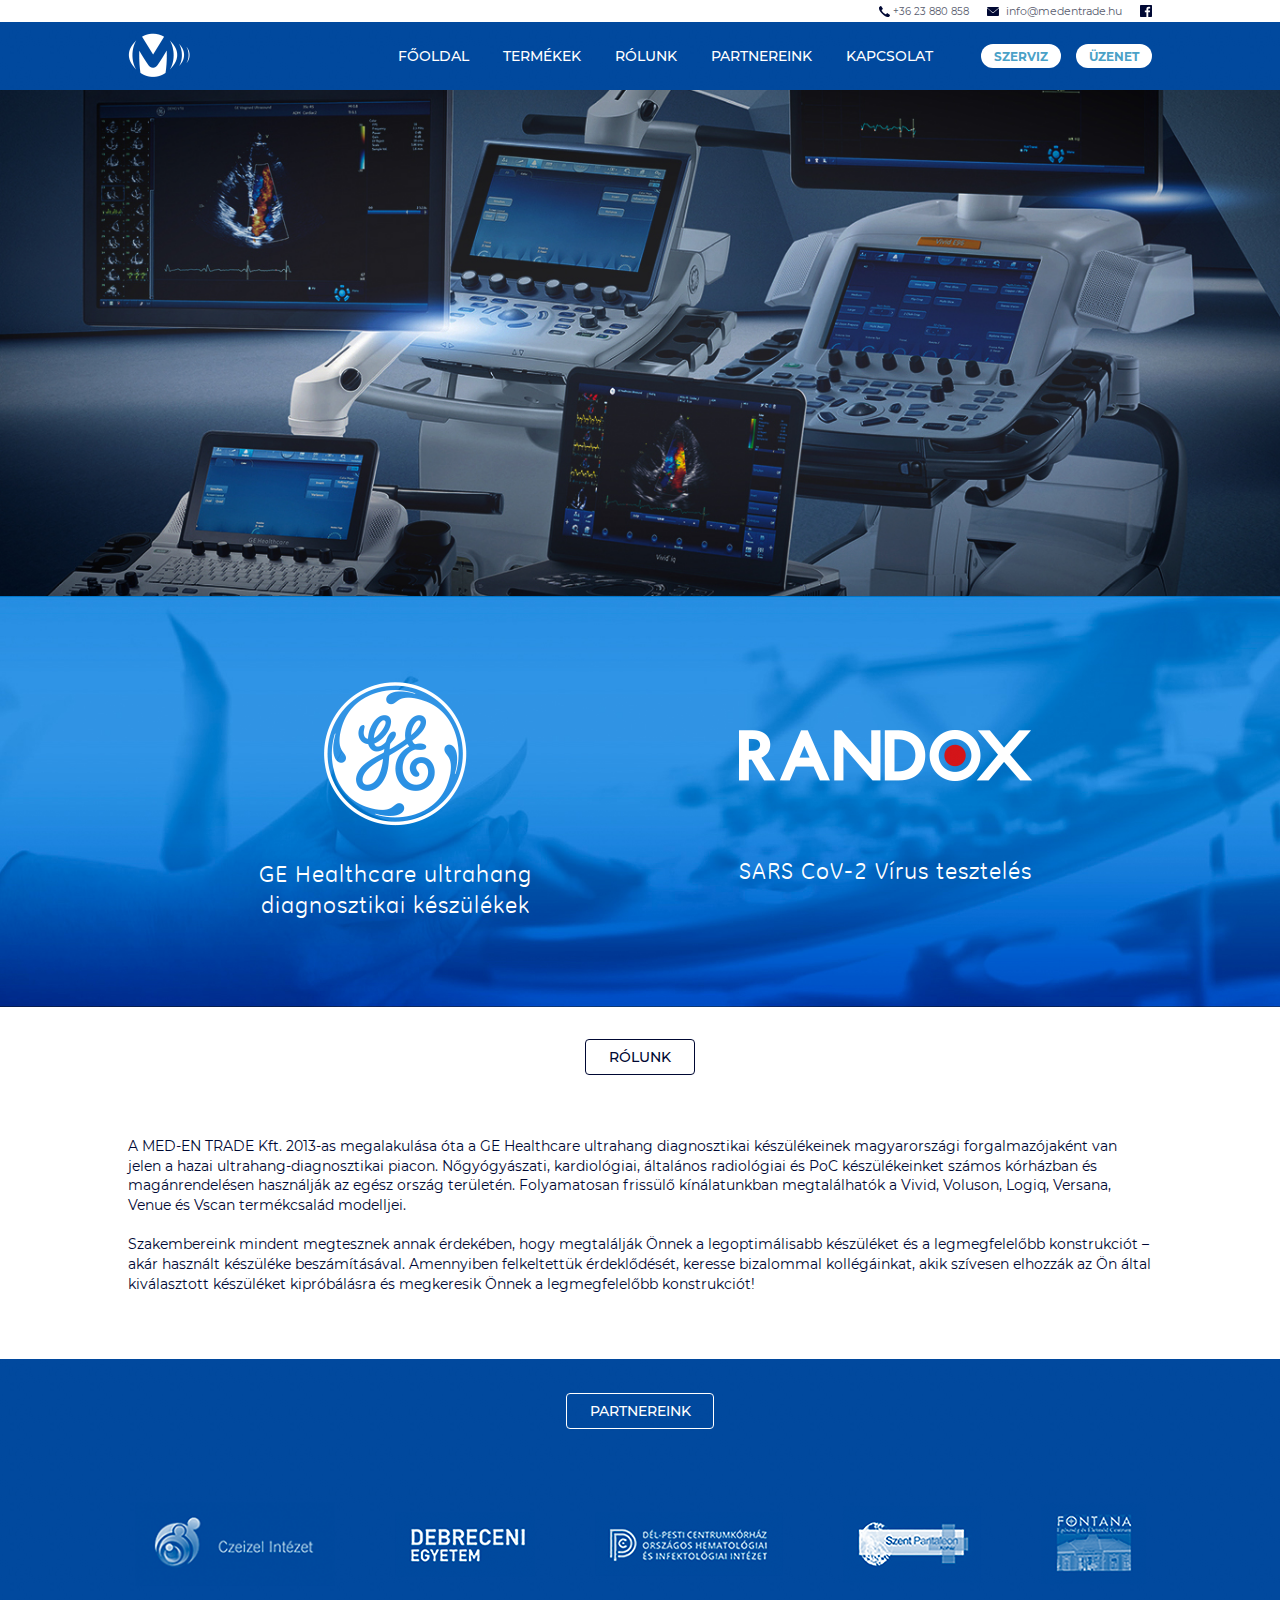
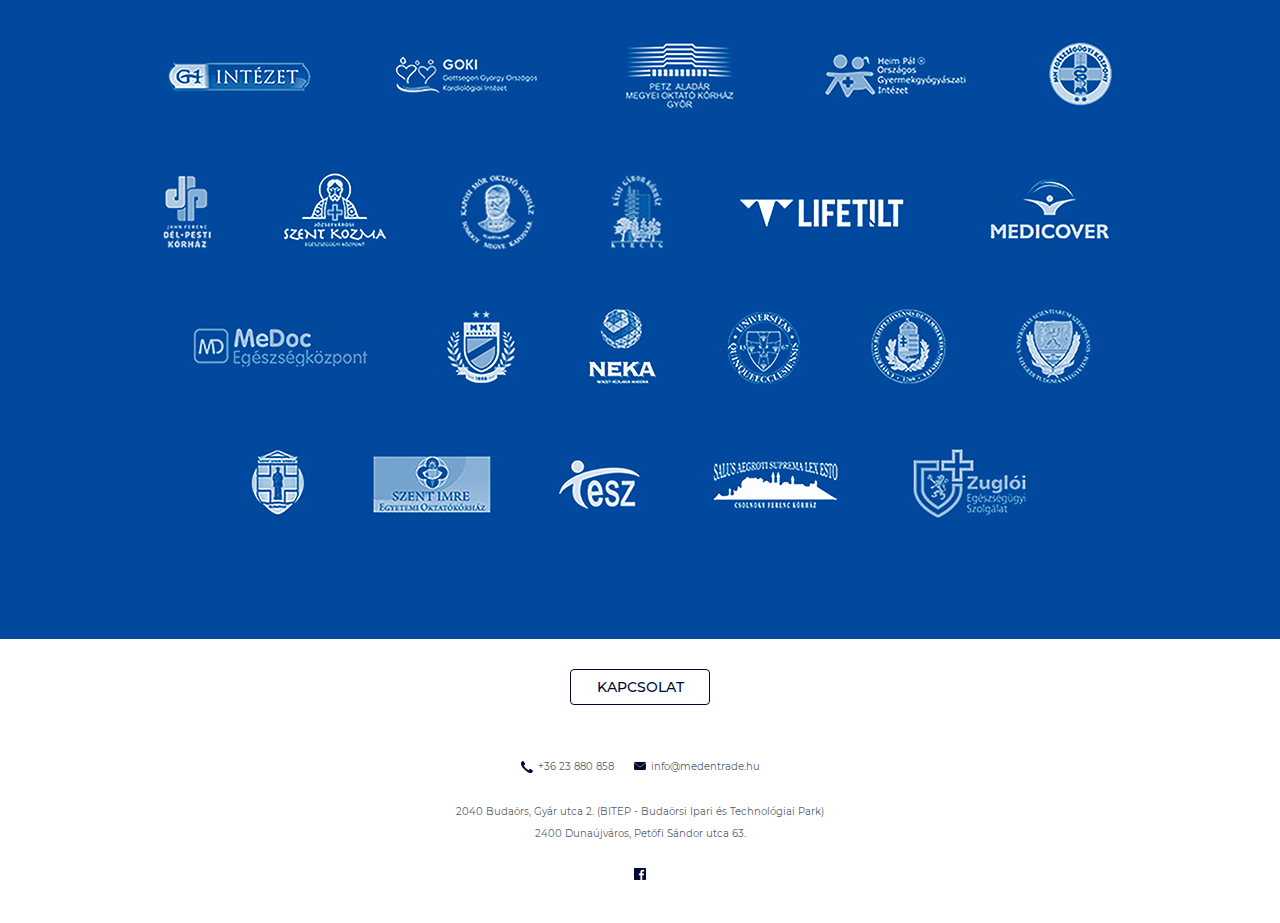
<file: index.html>
<!DOCTYPE html>
<html lang="hu">
   <head>
      <meta charset="UTF-8">
      <meta http-equiv="X-UA-Compatible" content="IE=edge">
      <meta name="viewport" content="width=device-width, initial-scale=1.0">
      <link rel="shortcut icon" type="image/jpg" href="img/meden_favicon_1.png"/>
      <title>Medentrade Kft.</title>
      <meta name="description" content="GE Healthcare ultrahang diagnosztikai készülékek"/>
      <link rel="stylesheet" href="includes/meden.css">
   </head>
   <body>
      <nav>
         <div class="mobile-menu">
            <img src="img/logo.png" alt="Meden logó" class="main-mobile-logo">
            <div class="menu-icon" onclick="openNav()">
               <div id="nav-icon1">
                  <span></span>
                  <span></span>
                  <span></span>
               </div>
            </div>
         </div>
         <div id="mySidenav" class="sidenav notrans">
            <a href="#" class="animated navlink noselect" onclick="closeNav()">Főoldal</a>
            <a href="#termekek" class="animated-3 navlink noselect" onclick="closeNav()">Termékek</a>
            <a href="#rolunk" class="animated-4 navlink noselect" onclick="closeNav()">Rólunk</a>
            <a href="#partnereink" class="animated-5 navlink noselect" onclick="closeNav()">Partnereink</a>
            <a href="#kapcsolat" class="animated-6 navlink noselect" onclick="closeNav()">Kapcsolat</a>
            <a href="/szerviz" class="animated-7 navlink noselect">Szerviz</a>
            <a href="/uzenet" class="animated-8 navlink noselect">Üzenet</a>
         </div>
      </nav>
      <div class="whiteline">
         <a href="tel:+3623880858"> <img src="img/telefon_feher.svg" alt="telefon ikon" class="top-phone-icon grw"><span class="phonetext">+36 23 880 858</span></a>
         <a href="mailto: info@medentrade.hu" class="wuwu"> <img src="img/email_feher.svg" alt="email-ikon" class="top-email-icon grw"><span>
         info@medentrade.hu</span></a>
         <a href="https://www.facebook.com/medentradekft"> <img src="img/facebook.svg" alt="Facebook ikon" class="top-fb-icon gru"></a>
      </div>
      <nav class="bluenav">
         <div class="pc-menu">
            <a href=""><img src="img/logo.png" alt="Meden logó" class="main-pc-logo"></a> 
            <div class="meden-pc-menu">
               <a href="#">Főoldal</a>
               <a href="#termekek">Termékek</a>
               <a href="#rolunk">Rólunk</a>
               <a href="#partnereink">Partnereink</a>
               <a href="#kapcsolat">Kapcsolat</a>
               <a href="#partnereink" class="spec-menu-item frspec">Szerviz</a>
               <a href="#kapcsolat" class="spec-menu-item">Üzenet</a>
            </div>
         </div>
      </nav>
      <section class="hero"></section>
      <section class="products pad" id="termekek">
         <h2>Termékek</h2>
         <a href="#" class="first-pad">
            <img src="img/ge-logo.png" alt="GE logó" class="prod-img-one hov">
            <p class="huv">GE Healthcare ultrahang <br class="brrr"> diagnosztikai készülékek
               <span class="letssee">Megnézem</span>
            </p>
         </a>
         <a href="#">
            <img src="img/randox-logo.png" alt="Randow logó" class="prod-img-two hov">
            <p class="huv">SARS CoV-2 Vírus tesztelés
               <span class="letssee">Megnézem</span>
            </p>
         </a>
      </section>
      <section class="about pad" id="rolunk">
         <h2>Rólunk</h2>
         <p>A MED-EN TRADE Kft. 2013-as megalakulása óta a GE Healthcare ultrahang diagnosztikai készülékeinek magyarországi forgalmazójaként van jelen a hazai ultrahang-diagnosztikai piacon. Nőgyógyászati, kardiológiai, általános radiológiai és PoC készülékeinket számos kórházban és magánrendelésen használják az egész ország területén. Folyamatosan frissülő kínálatunkban megtalálhatók a Vivid, Voluson, Logiq, Versana, Venue és Vscan termékcsalád modelljei.</p>
         <p class="secondp">Szakembereink mindent megtesznek annak érdekében, hogy megtalálják Önnek a legoptimálisabb készüléket és a legmegfelelőbb konstrukciót – akár használt készüléke beszámításával. Amennyiben felkeltettük érdeklődését, keresse bizalommal kollégáinkat, akik szívesen elhozzák az Ön által kiválasztott készüléket kipróbálásra és megkeresik Önnek a legmegfelelőbb konstrukciót!</p>
      </section>
      <section class="partners pad" id="partnereink" class="pad">
         <h2>Partnereink</h2>
         <div class="logocontainer">
            <img src="img/1-czeitel.png" alt="Czeitel logó"> 
            <img src="img/2-debreceni.png" alt="Debreceni Egyetem logó"> 
            <img src="img/3-delpesti.png" alt="Délpesti kórház logó">
            <img src="img/4-st-pateon.png" alt="Szent Panteon logó"> 
            <img src="img/5-fontana.png" alt="Fontana logó">
            <img src="img/6-g1.png" alt="G1 logó">
            <img src="img/7-goki.png" alt="Goki logó"> 
            <img src="img/8-pe.png" alt="Petz Aladár Egyetemi Oktató Kórház logó">
            <img src="img/9-ogyi.png" alt="OGYI logó"> 
            <img src="img/10-mento.png" alt="Mentőszolgálat logó">
            <img src="img/11-dpk.png" alt="Dél-Pesti Kórház logó"> 
            <img src="img/12.png" alt="Szent Kozma logó">
            <img src="img/13.png" alt="Kaposi Mór Oktató Kórház logó">
            <img src="img/14.png" alt="partner logó">
            <img src="img/15.png" alt="Lifetilt logó"> 
            <img src="img/16.png" alt="Medicover logó">
            <img src="img/17.png" alt="MeDoc logó">
            <img src="img/18.png" alt="partner logó"> 
            <img src="img/19.png" alt="NEKA logó"> 
            <img src="img/20.png" alt="partner logó">
            <img src="img/21.png" alt="partner logó"> 
            <img src="img/22.png" alt="partnerlogó"> 
            <img src="img/23.png" alt="NEKA logó"> 
            <img src="img/24.png" alt="Szent Imre kórház logó">
            <img src="img/25.png" alt="Tesz logó"> 
            <img src="img/26.png" alt="partner logó"> 
            <img src="img/27.png" alt="Zuglói Egészségügyi Szolgálat logó" class="yo"> 
         </div>
      </section>
      <footer class="contact pad" id="kapcsolat">
         <h2>Kapcsolat</h2>
         <a href="tel:+3623880858" class="btm phonebottompc"> <img src="img/telefon_feher.svg" alt="telefon ikon" class="phone-icon gruj-5"> +36 23 880 858</a>
         <a href = "mailto: info@medentrade.hu" class="btm emailbottompc"> <img src="img/email_feher.svg" alt="email-ikon" class="email-icon gruj-5"> info@medentrade.hu</a>
         <a class="btm mobface" href="https://www.facebook.com/medentradekft"> <img src="img/facebook.svg" alt="Facebook ikon" class="fb-icon">facebook.com/medentradekft</a>
         <p class="btm">2040 Budaörs, Gyár utca 2. (BITEP - Budaörsi Ipari és Technológiai Park)</p>
         <p class="btmplus">2400 Dunaújváros, Petőfi Sándor utca 63.</p>
         <!--   <div class="img-conatiner"><a href="/"><img src="img/mdnlogo.png" alt="Meden logó" class="mdnlog"></a></div>-->
         <a href="https://www.facebook.com/medentradekft"> <img src="img/facebook.svg" alt="Facebook ikon" class="fb-icon-desktop-only"></a>
      </footer>
      <script>
         function openNav() {
         const navLinks = document.querySelectorAll('.navlink');
         const navIcon = document.querySelector("#nav-icon1");
         const mySidenav = document.querySelector("#mySidenav");
         navIcon.classList.toggle("open");
         mySidenav.classList.toggle("open-sidemenu");
         navLinks.forEach(element => {
         element.classList.toggle('fadeInDown')
         });
         }
         
         function closeNav() {
         const navLinks = document.querySelectorAll('.navlink');
         const navIcon = document.querySelector("#nav-icon1");
         const mySidenav = document.querySelector("#mySidenav");
         navIcon.classList.remove("open");
         mySidenav.classList.remove("open-sidemenu");
         navLinks.forEach(element => {
         element.classList.remove('fadeInDown')
         });
         }
         
         window.onload = function() {
         allowTransition();
         };
         
         function allowTransition() {
         const side = document.querySelector('.sidenav');
         side.classList.remove('notrans');
         }
         
         
      </script>
   </body>
</html>
</file>
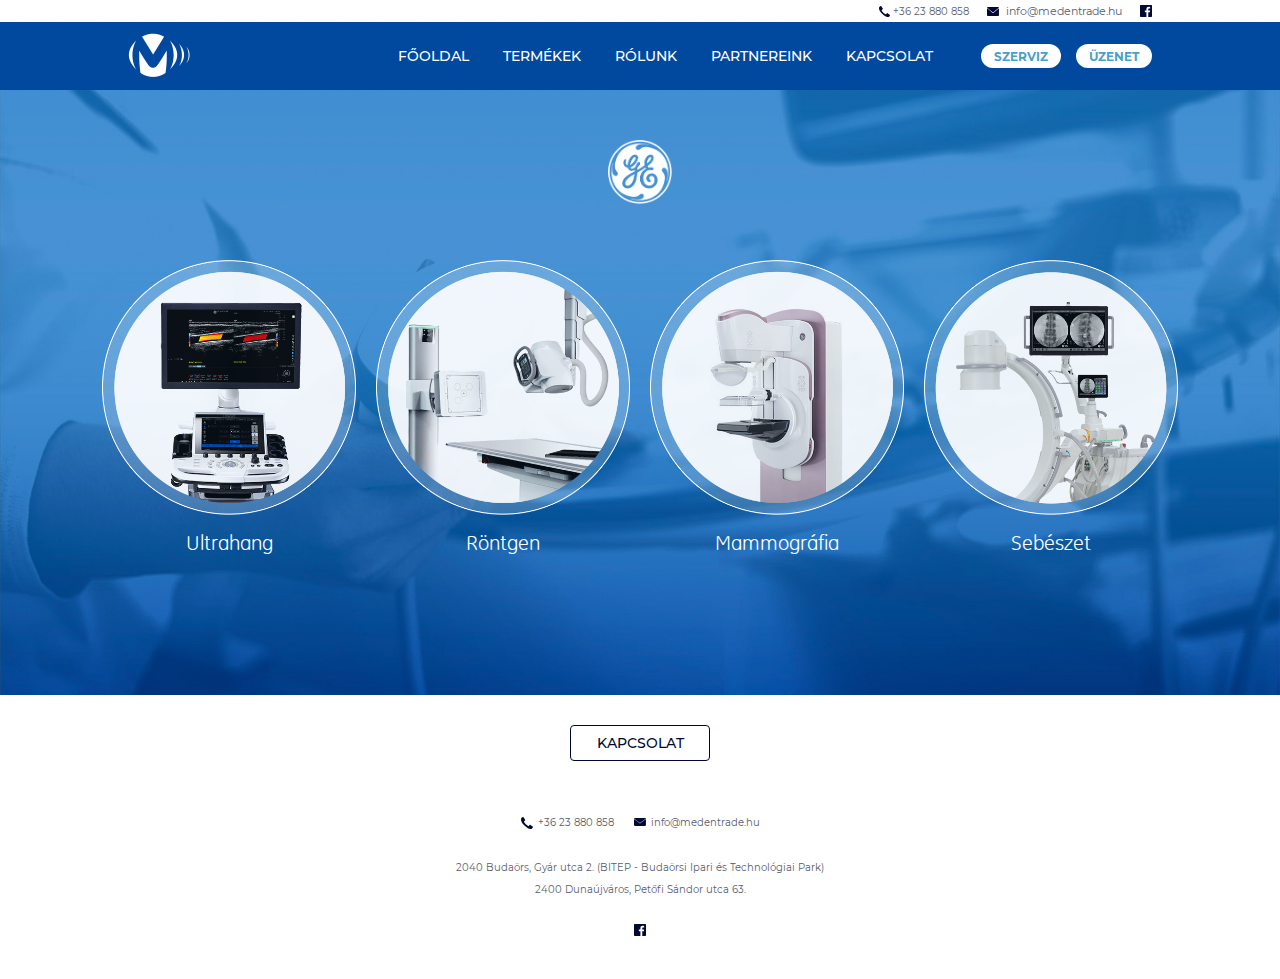
<file: category.html>
<!DOCTYPE html>
<html lang="hu">
   <head>
      <meta charset="UTF-8">
      <meta http-equiv="X-UA-Compatible" content="IE=edge">
      <meta name="viewport" content="width=device-width, initial-scale=1.0">
      <link rel="shortcut icon" type="image/jpg" href="img/meden_favicon_1.png"/>
      <title>Medentrade Kft.</title>
      <meta name="description" content="GE Healthcare ultrahang diagnosztikai készülékek"/>
      <link rel="stylesheet" href="includes/meden.css">
   </head>
   <body>
      <nav>
         <div class="mobile-menu">
            <img src="img/logo.png" alt="Meden logó" class="main-mobile-logo">
            <div class="menu-icon" onclick="openNav()">
               <div id="nav-icon1">
                  <span></span>
                  <span></span>
                  <span></span>
               </div>
            </div>
         </div>
         <div id="mySidenav" class="sidenav notrans">
            <a href="#" class="animated navlink noselect" onclick="closeNav()">Főoldal</a>
            <a href="#termekek" class="animated-3 navlink noselect" onclick="closeNav()">Termékek</a>
            <a href="#rolunk" class="animated-4 navlink noselect" onclick="closeNav()">Rólunk</a>
            <a href="#partnereink" class="animated-5 navlink noselect" onclick="closeNav()">Partnereink</a>
            <a href="#kapcsolat" class="animated-6 navlink noselect" onclick="closeNav()">Kapcsolat</a>
            <a href="/szerviz" class="animated-7 navlink noselect">Szerviz</a>
            <a href="/uzenet" class="animated-8 navlink noselect">Üzenet</a>
         </div>
      </nav>
      <div class="whiteline">
         <a href="tel:+3623880858"> <img src="img/telefon_feher.svg" alt="telefon ikon" class="top-phone-icon grw"><span class="phonetext">+36 23 880 858</span></a>
         <a href="mailto: info@medentrade.hu" class="wuwu"> <img src="img/email_feher.svg" alt="email-ikon" class="top-email-icon grw"><span>
         info@medentrade.hu</span></a>
         <a href="https://www.facebook.com/medentradekft"> <img src="img/facebook.svg" alt="Facebook ikon" class="top-fb-icon gru"></a>
      </div>
      <nav class="bluenav">
         <div class="pc-menu">
            <a href=""><img src="img/logo.png" alt="Meden logó" class="main-pc-logo"></a> 
            <div class="meden-pc-menu">
               <a href="#">Főoldal</a>
               <a href="#termekek">Termékek</a>
               <a href="#rolunk">Rólunk</a>
               <a href="#partnereink">Partnereink</a>
               <a href="#kapcsolat">Kapcsolat</a>
               <a href="#partnereink" class="spec-menu-item frspec">Szerviz</a>
               <a href="#kapcsolat" class="spec-menu-item">Üzenet</a>
            </div>
         </div>
      </nav>
      <section class="productpage pad category-extra">
         <img src="img/ge-logo.png" alt="GE logó" class="ge-cat">
         <a href="#">
            <h1  class="dnu">Termékek</h1>
         </a>
         <div class="allproducts extra-category-class">
            <a href="#">
               <img src="img/1logiq7.png" class="prodpic" alt="1logiq-P7 termék kép">
               <p class="logiq">Ultrahang</p>
            </a>
            <a href="#">
               <img src="img/rontgen.png" class="prodpic" alt="1logiq-P7 termék kép">
               <p class="logiq">Röntgen</p>
            </a>
            <a href="#">
               <img src="img/mamo.png" class="prodpic" alt="1logiq-P7 termék kép">
               <p class="logiq">Mammográfia</p>
            </a>
            <a href="#">
               <img src="img/seb.png" class="prodpic" alt="1logiq-P7 termék kép">
               <p class="logiq">Sebészet</p>
            </a>
         </div>
      </section>
      <footer class="contact pad" id="kapcsolat">
         <h2>Kapcsolat</h2>
         <a href="tel:+3623880858" class="btm phonebottompc"> <img src="img/telefon_feher.svg" alt="telefon ikon" class="phone-icon gruj-5"> +36 23 880 858</a>
         <a href = "mailto: info@medentrade.hu" class="btm emailbottompc"> <img src="img/email_feher.svg" alt="email-ikon" class="email-icon gruj-5"> info@medentrade.hu</a>
         <a class="btm mobface" href="https://www.facebook.com/medentradekft"> <img src="img/facebook.svg" alt="Facebook ikon" class="fb-icon">facebook.com/medentradekft</a>
         <p class="btm">2040 Budaörs, Gyár utca 2. (BITEP - Budaörsi Ipari és Technológiai Park)</p>
         <p class="btmplus">2400 Dunaújváros, Petőfi Sándor utca 63.</p>
         <!--   <div class="img-conatiner"><a href="/"><img src="img/mdnlogo.png" alt="Meden logó" class="mdnlog"></a></div>-->
         <a href="https://www.facebook.com/medentradekft"> <img src="img/facebook.svg" alt="Facebook ikon" class="fb-icon-desktop-only"></a>
      </footer>
      <script>
         function openNav() {
         const navLinks = document.querySelectorAll('.navlink');
         const navIcon = document.querySelector("#nav-icon1");
         const mySidenav = document.querySelector("#mySidenav");
         navIcon.classList.toggle("open");
         mySidenav.classList.toggle("open-sidemenu");
         navLinks.forEach(element => {
         element.classList.toggle('fadeInDown')
         });
         }
         
         function closeNav() {
         const navLinks = document.querySelectorAll('.navlink');
         const navIcon = document.querySelector("#nav-icon1");
         const mySidenav = document.querySelector("#mySidenav");
         navIcon.classList.remove("open");
         mySidenav.classList.remove("open-sidemenu");
         navLinks.forEach(element => {
         element.classList.remove('fadeInDown')
         });
         }
         
         window.onload = function() {
         allowTransition();
         };
         
         function allowTransition() {
         const side = document.querySelector('.sidenav');
         side.classList.remove('notrans');
         }
         
         
      </script>
   </body>
</html>
</file>
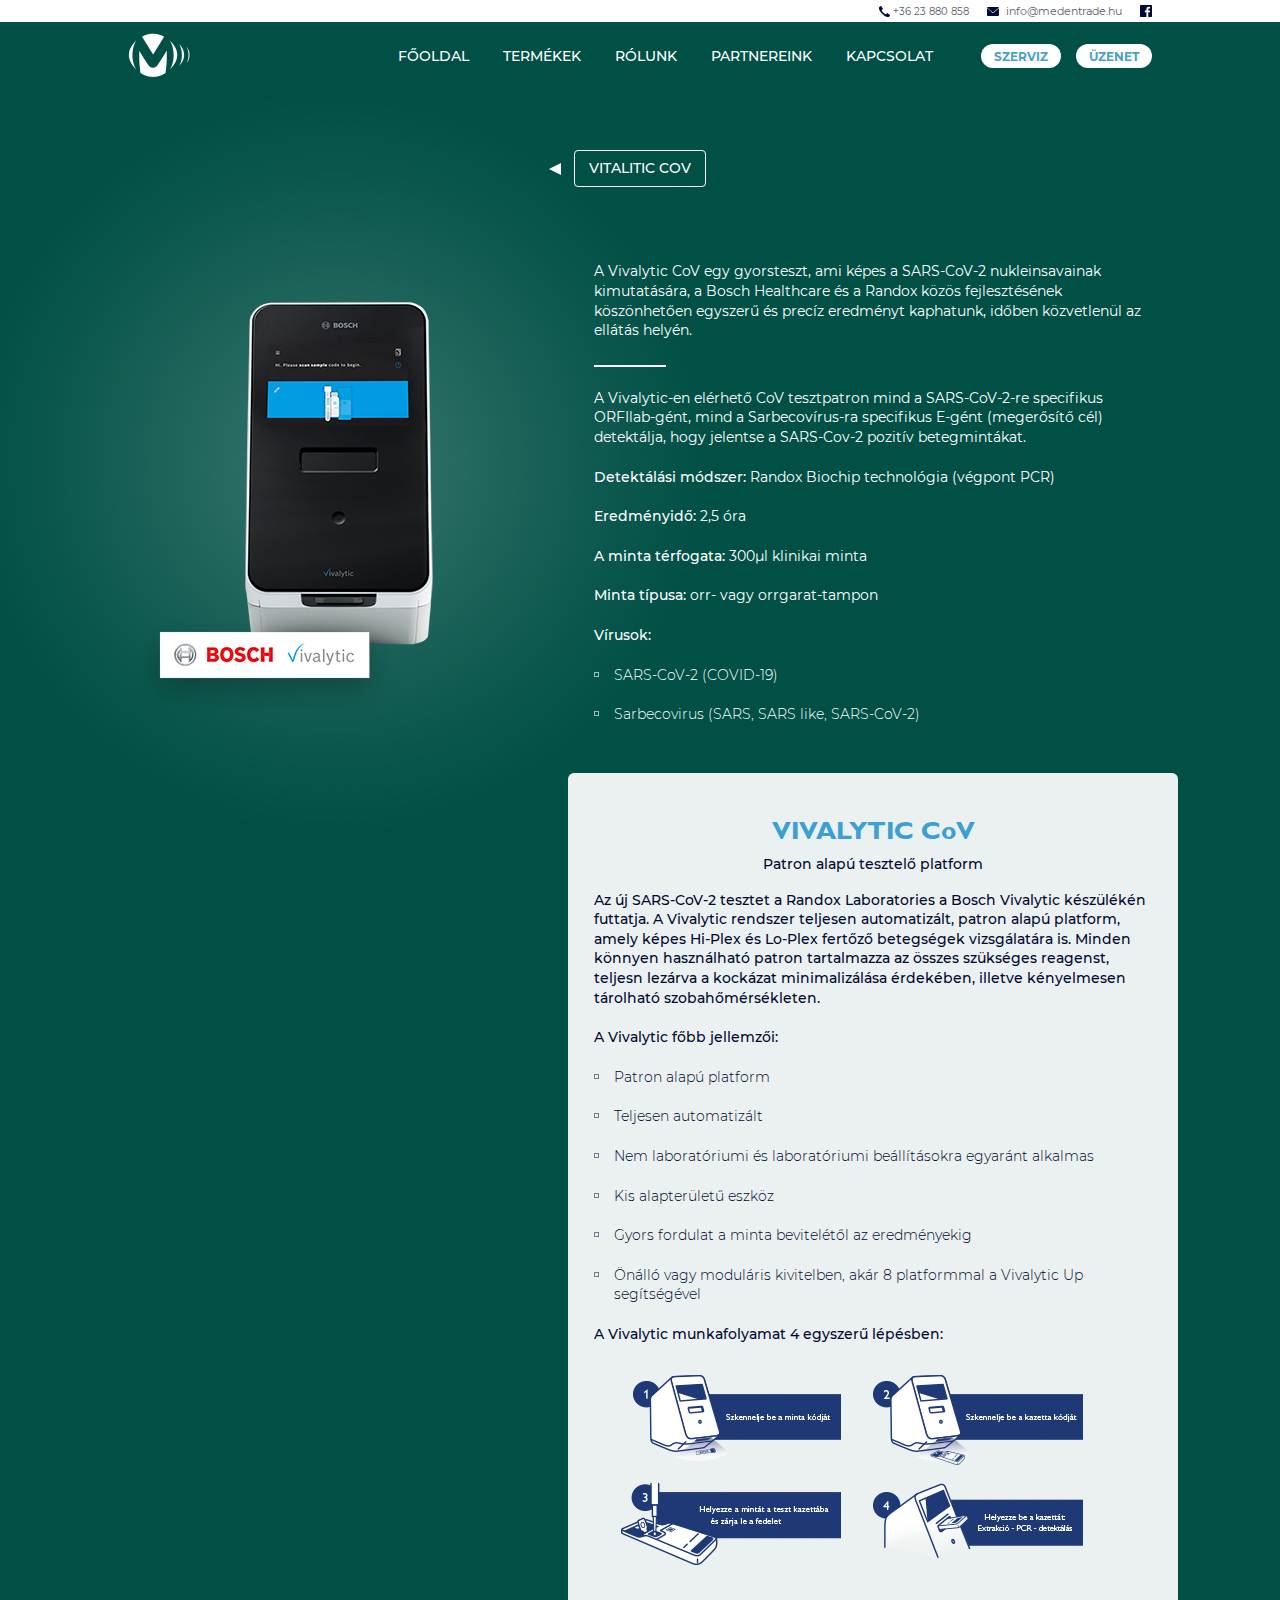
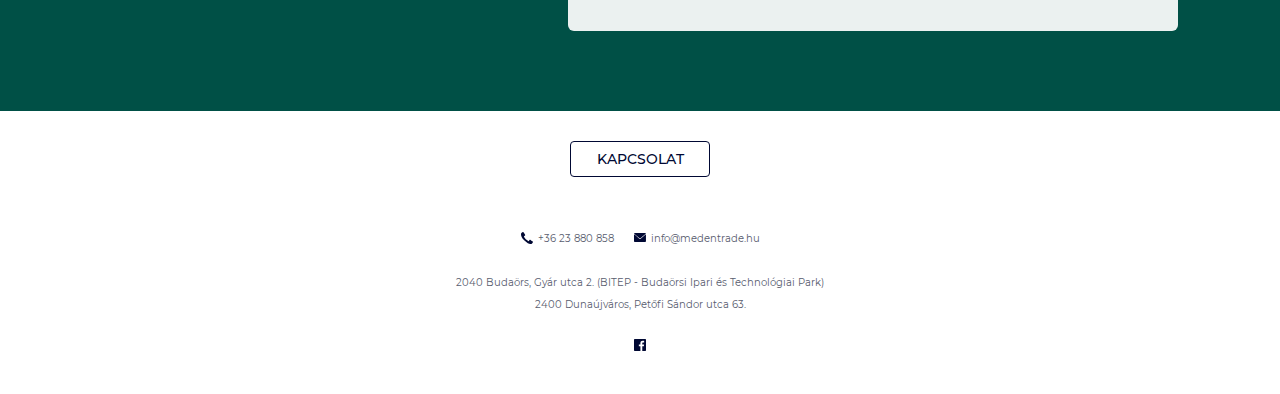
<file: cov.html>
<!DOCTYPE html>
<html lang="hu">
   <head>
      <meta charset="UTF-8">
      <meta http-equiv="X-UA-Compatible" content="IE=edge">
      <meta name="viewport" content="width=device-width, initial-scale=1.0">
      <link rel="shortcut icon" type="image/jpg" href="img/meden_favicon_1.png"/>
      <title>Medentrade Kft.</title>
      <meta name="description" content="GE Healthcare ultrahang diagnosztikai készülékek"/>
      <link rel="stylesheet" href="includes/meden-plus.css">
 
   </head>
   <body>
      <nav>
         <div class="mobile-menu">
            <img src="img/logo.png" alt="Meden logó" class="main-mobile-logo">
            <div class="menu-icon" onclick="openNav()">
               <div id="nav-icon1">
                  <span></span>
                  <span></span>
                  <span></span>
               </div>
            </div>
         </div>
         <div id="mySidenav" class="sidenav notrans">
            <a href="#" class="animated navlink noselect" onclick="closeNav()">Főoldal</a>
            <a href="#termekek" class="animated-3 navlink noselect" onclick="closeNav()">Termékek</a>
            <a href="#rolunk" class="animated-4 navlink noselect" onclick="closeNav()">Rólunk</a>
            <a href="#partnereink" class="animated-5 navlink noselect" onclick="closeNav()">Partnereink</a>
            <a href="#kapcsolat" class="animated-6 navlink noselect" onclick="closeNav()">Kapcsolat</a>
            <a href="/szerviz" class="animated-7 navlink noselect">Szerviz</a>
            <a href="/uzenet" class="animated-8 navlink noselect">Üzenet</a>
         </div>
      </nav>
      <div class="whiteline">
         <a href="tel:+3623880858"> <img src="img/telefon_feher.svg" alt="telefon ikon" class="top-phone-icon grw"><span class="phonetext">+36 23 880 858</span></a>
         <a href="mailto: info@medentrade.hu" class="wuwu"> <img src="img/email_feher.svg" alt="email-ikon" class="top-email-icon grw"><span>
         info@medentrade.hu</span></a>
         <a href="https://www.facebook.com/medentradekft"> <img src="img/facebook.svg" alt="Facebook ikon" class="top-fb-icon gru"></a>
      </div>
      <nav class="bluenav">
         <div class="pc-menu">
            <a href=""><img src="img/logo.png" alt="Meden logó" class="main-pc-logo"></a> 
            <div class="meden-pc-menu">
               <a href="#">Főoldal</a>
               <a href="#termekek">Termékek</a>
               <a href="#rolunk">Rólunk</a>
               <a href="#partnereink">Partnereink</a>
               <a href="#kapcsolat">Kapcsolat</a>
               <a href="#partnereink" class="spec-menu-item frspec">Szerviz</a>
               <a href="#kapcsolat" class="spec-menu-item">Üzenet</a>
            </div>
         </div>
      </nav>
      <style>
        .vitality {
            width: 100%;
            height: 400px;
            max-width: 410px;
            margin: auto;
            background-image: url(img/vivalytic.png);
            background-size: cover;
            background-position: center;
         }

         .one-vitality-product-img {
            display: none;
         }

         .one-product-back {
            padding-bottom: 10px;
         }

         .expl {
            display: block;
            color: #fff;
         }

         .mobile-menu {
            background-color: #005046;
         }

         .vitline {
            margin-top: 0;
            background-color: white;
            width: 100%;
            padding-bottom: 48px;
            padding-top: 48px;
         }

         .viva-span {
            text-align: center;
            display: block;
         }

         .vitline-inside {
            width: 100%;
            height: 2px;
            background-color: var(--medenblue);
         }

         h3 {
            font-size: 26px;
            margin: auto;
            font-family: var(--gilsansbold);
            font-weight: bold;
            color: rgb(60, 160, 210);
            text-align: center;
            margin-bottom: 10px;
         }

         .pic-vit-holder {
            text-align: center;
            margin-top: 30px;
         }

         .pic-vit-holder img {
            display: block;
            margin-bottom: 18px;
         }

         .strange-number {
            margin-left: -12px;
         }

         .one-product-page {
            background: white;
         }

         @media screen and (min-width: 600px) {
            .pic-vit-holder {
               display: grid;
               grid-template-columns: 1fr 1fr;
               padding-bottom: 18px;
               padding-top: 30px;
               width: 480px;
               margin: auto;
            }
         }

         @media screen and (min-width: 1023px) {
            .one-product-page {
               background-color: #005046;
            }
            .pc-menu,
            .bluenav {
               background: #005046;
            }
            .vitality {
               display: none;
            }
            .one-vitality-product-img {
               display: block;
               position: absolute;
               top: /*-213px*/
               -184px;
               left: -130px;
               width: 765px;
               z-index: 0;
            }
            .pc-menu,
            .prod-desc,
            .onp {
               z-index: 1;
               position: relative;
            }
            .white-viva {
               background: rgba(255, 255, 255, .92);
               display: block;
               padding-top: 48px;
               margin-top: 48px;
               border-radius: 6px;
               padding-left: 26px;
               padding-right: 26px;
               margin-left: -26px;
               margin-right: -26px;
            }
            .white-viva li:before {
               border: 1px solid rgba(1, 8, 51, .51);
            }
            .white-viva li,
            .white-viva p,
            .white-viva span {
               color: var(--textblue);
            }
            .white-viva span {
               font-size: 14px;
               font-weight: 500;
            }
            .vitline {
               display: none;
            }
            .expl {
               display: none;
            }
            .pic-vit-holder {
               display: grid;
               grid-template-columns: 1fr 1fr;
               padding-bottom: 48px;
               padding-top: 30px;
               width: 480px;
               margin: auto;
            }
            .ul-67 {
               font-weight: 500!important;
            }
            .one-grid-container {
               position: relative;
            }
         }

         @media screen and (min-width: 1090px) {
            .one-vitality-product-img {
               left: -174px
            }
         }

         @media screen and (min-width: 1800px) {
            .one-grid-container {
               grid-template-columns: 466px 1fr;
               grid-gap: 0;
               grid-column-gap: 0;
            }
            .one-vitality-product-img {
               left: -190px;
            }
            .white-viva {
               margin-top: 90px;
            }
         }
      </style>
      <section class="one-product-page" style="background-image:none;">
         <a href="#" class="pconp">
            <h1 class="onp">Vitalitic Cov</h1>
         </a>
         <div class="one-grid-container">
            <div class="one-product-back" style="background-image:none; background-color:#005046">
               <a href="#" class="mobonp">
                  <h1 class="onp">Vitalitic Cov</h1>
               </a>
               <span class="expl">SARS-CoV-2 Vírus Tesztelés</span>
               <div class="vitality"></div>
               <img src="img/vivalytic.png" alt="" class="one-vitality-product-img"></img>
            </div>
            <div class="prod-desc pad">
               <p> A Vivalytic CoV egy gyorsteszt, ami képes a SARS-CoV-2 nukleinsavainak kimutatására, a Bosch Healthcare és a Randox közös fejlesztésének köszönhetően egyszerű és precíz eredményt kaphatunk, időben közvetlenül az ellátás helyén.</p>
               <p>
                  A Vivalytic-en elérhető CoV tesztpatron mind a SARS-CoV-2-re specifikus ORFIlab-gént, mind a Sarbecovírus-ra specifikus E-gént (megerősítő cél) detektálja, hogy jelentse a SARS-Cov-2 pozitív betegmintákat.
               </p>
               <p><b>Detektálási módszer:</b> Randox Biochip technológia (végpont PCR)</p>
               <p><b>Eredményidő:</b> 2,5 óra</p>
               <p><b>A minta térfogata:</b> 300µl klinikai minta</p>
               <p><b>Minta típusa:</b> orr- vagy orrgarat-tampon</p>
               <p><b>Vírusok:</b></p>
               <li>SARS-CoV-2 (COVID-19)</li>
               <li>Sarbecovirus (SARS, SARS like, SARS-CoV-2)</li>
               <div class="vitline">
                  <div class="vitline-inside"></div>
               </div>
               <span class="white-viva">
                  <h3>VIVALYTIC CoV</h3>
                  <span class="viva-span">Patron alapú tesztelő platform</span>
                  <p class="ul-67">Az új SARS-CoV-2 tesztet a Randox Laboratories a Bosch Vivalytic készülékén futtatja. A Vivalytic rendszer teljesen automatizált, patron alapú platform, amely képes Hi-Plex és Lo-Plex fertőző betegségek vizsgálatára is. Minden könnyen használható patron tartalmazza az összes szükséges reagenst, teljesn lezárva a kockázat minimalizálása érdekében, illetve kényelmesen tárolható szobahőmérsékleten.</p>
                  <p><b>A Vivalytic főbb jellemzői:</b></p>
                  <li>Patron alapú platform</li>
                  <li>Teljesen automatizált</li>
                  <li>Nem laboratóriumi és laboratóriumi beállításokra egyaránt alkalmas</li>
                  <li>Kis alapterületű eszköz</li>
                  <li>Gyors fordulat a minta bevitelétől az eredményekig</li>
                  <li>Önálló vagy moduláris kivitelben, akár 8 platformmal a Vivalytic Up segítségével</li>
                  <p><b>A Vivalytic munkafolyamat 4 egyszerű lépésben:</b></p>
                  <div class="pic-vit-holder">
                     <img src="img/one.png" alt="Minta szkennelés"><img src="img/two.png" alt="Kazetta szkennelés">
                     <img src="img/3.png" class="strange-number" alt="Minta behelyezés"><img src="img/four.png" alt="PCR detektálás">
                  </div>
                  <div class="vitline" style="padding-bottom:0;">
                     <div class="vitline-inside"></div>
                  </div>
               </span>
            </div>
         </div>
      </section>
      <footer class="contact pad" id="kapcsolat">
         <h2>Kapcsolat</h2>
         <a href="tel:+3623880858" class="btm phonebottompc"> <img src="img/telefon_feher.svg" alt="telefon ikon" class="phone-icon gruj-5"> +36 23 880 858</a>
         <a href = "mailto: info@medentrade.hu" class="btm emailbottompc"> <img src="img/email_feher.svg" alt="email-ikon" class="email-icon gruj-5"> info@medentrade.hu</a>
         <a class="btm mobface" href="https://www.facebook.com/medentradekft"> <img src="img/facebook.svg" alt="Facebook ikon" class="fb-icon">facebook.com/medentradekft</a>
         <p class="btm">2040 Budaörs, Gyár utca 2. (BITEP - Budaörsi Ipari és Technológiai Park)</p>
         <p class="btmplus">2400 Dunaújváros, Petőfi Sándor utca 63.</p>
         <!--   <div class="img-conatiner"><a href="/"><img src="img/mdnlogo.png" alt="Meden logó" class="mdnlog"></a></div>-->
         <a href="https://www.facebook.com/medentradekft"> <img src="img/facebook.svg" alt="Facebook ikon" class="fb-icon-desktop-only"></a>
      </footer>
      <script>
         function openNav() {
         const navLinks = document.querySelectorAll('.navlink');
         const navIcon = document.querySelector("#nav-icon1");
         const mySidenav = document.querySelector("#mySidenav");
         navIcon.classList.toggle("open");
         mySidenav.classList.toggle("open-sidemenu");
         navLinks.forEach(element => {
         element.classList.toggle('fadeInDown')
         });
         }
         
         function closeNav() {
         const navLinks = document.querySelectorAll('.navlink');
         const navIcon = document.querySelector("#nav-icon1");
         const mySidenav = document.querySelector("#mySidenav");
         navIcon.classList.remove("open");
         mySidenav.classList.remove("open-sidemenu");
         navLinks.forEach(element => {
         element.classList.remove('fadeInDown')
         });
         }
         
         window.onload = function() {
         allowTransition();
         };
         
         function allowTransition() {
         const side = document.querySelector('.sidenav');
         side.classList.remove('notrans');
         }
         
         
      </script>
   </body>
</html>
</file>
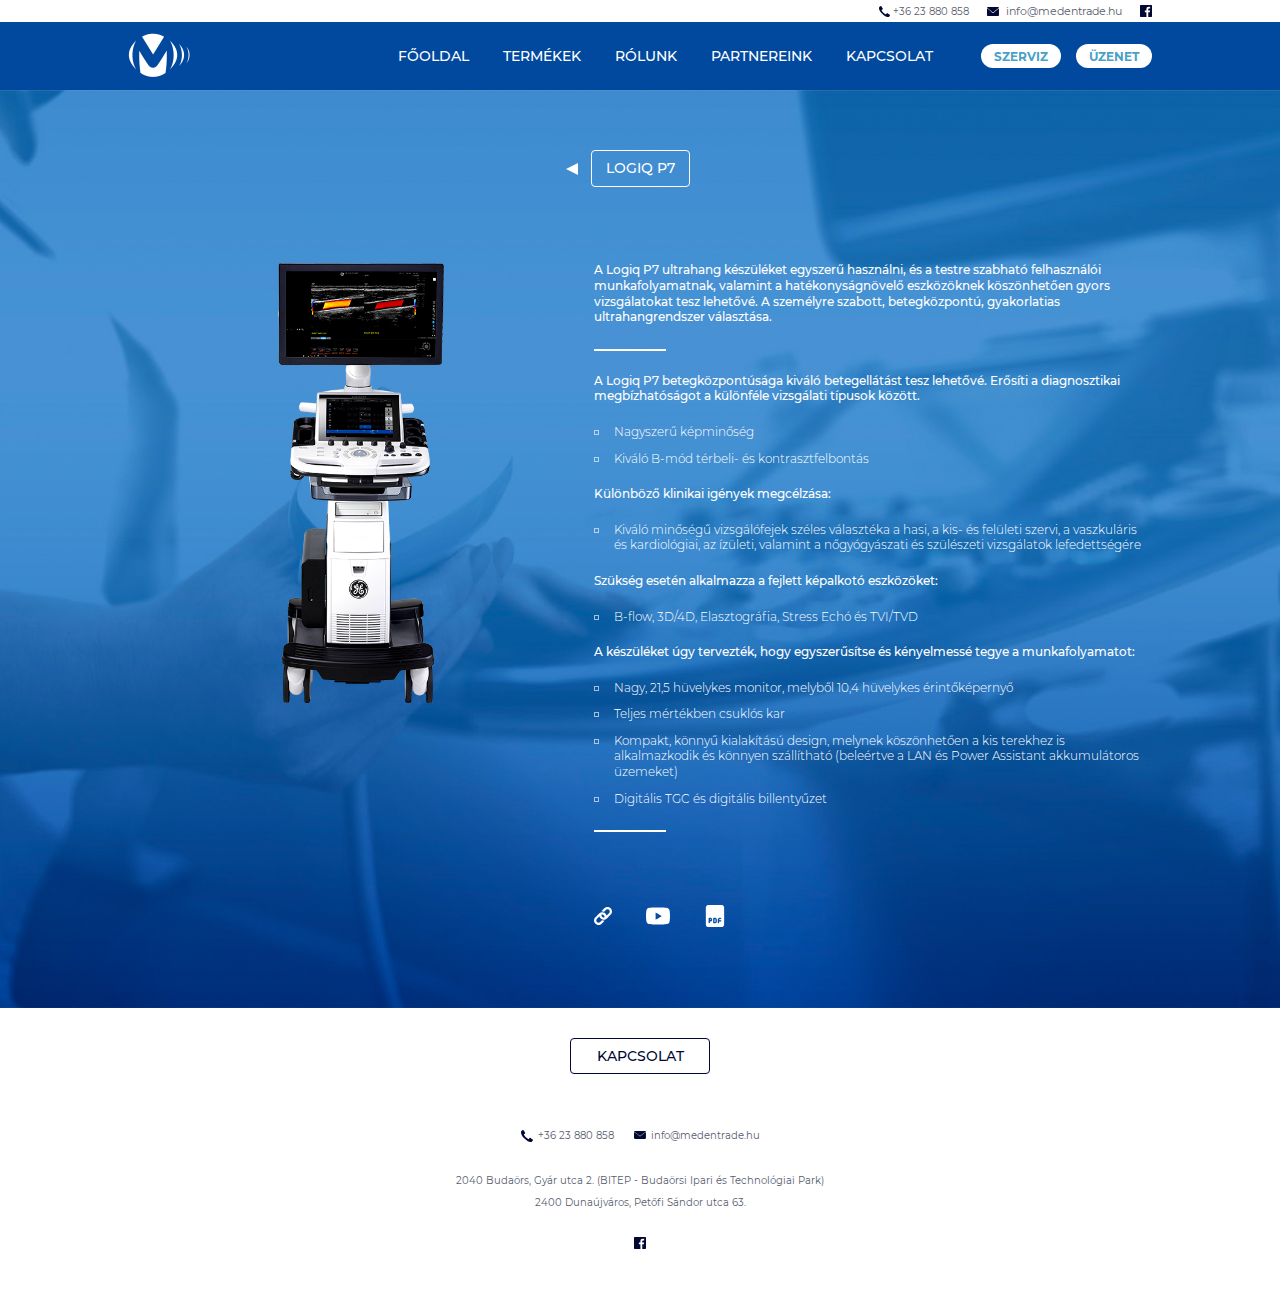
<file: one-product.html>
<!DOCTYPE html>
<html lang="hu">
   <head>
      <meta charset="UTF-8">
      <meta http-equiv="X-UA-Compatible" content="IE=edge">
      <meta name="viewport" content="width=device-width, initial-scale=1.0">
      <link rel="shortcut icon" type="image/jpg" href="img/meden_favicon_1.png"/>
      <title>Medentrade Kft.</title>
      <meta name="description" content="GE Healthcare ultrahang diagnosztikai készülékek"/>
      <link rel="stylesheet" href="includes/meden.css">
   </head>
   <body>
      <nav>
         <div class="mobile-menu">
            <img src="img/logo.png" alt="Meden logó" class="main-mobile-logo">
            <div class="menu-icon" onclick="openNav()">
               <div id="nav-icon1">
                  <span></span>
                  <span></span>
                  <span></span>
               </div>
            </div>
         </div>
         <div id="mySidenav" class="sidenav notrans">
            <a href="#" class="animated navlink noselect" onclick="closeNav()">Főoldal</a>
            <a href="#termekek" class="animated-3 navlink noselect" onclick="closeNav()">Termékek</a>
            <a href="#rolunk" class="animated-4 navlink noselect" onclick="closeNav()">Rólunk</a>
            <a href="#partnereink" class="animated-5 navlink noselect" onclick="closeNav()">Partnereink</a>
            <a href="#kapcsolat" class="animated-6 navlink noselect" onclick="closeNav()">Kapcsolat</a>
            <a href="/szerviz" class="animated-7 navlink noselect">Szerviz</a>
            <a href="/uzenet" class="animated-8 navlink noselect">Üzenet</a>
         </div>
      </nav>
      <div class="whiteline">
         <a href="tel:+3623880858"> <img src="img/telefon_feher.svg" alt="telefon ikon" class="top-phone-icon grw"><span class="phonetext">+36 23 880 858</span></a>
         <a href="mailto: info@medentrade.hu" class="wuwu"> <img src="img/email_feher.svg" alt="email-ikon" class="top-email-icon grw"><span>
         info@medentrade.hu</span></a>
         <a href="https://www.facebook.com/medentradekft"> <img src="img/facebook.svg" alt="Facebook ikon" class="top-fb-icon gru"></a>
      </div>
      <nav class="bluenav">
         <div class="pc-menu">
            <a href=""><img src="img/logo.png" alt="Meden logó" class="main-pc-logo"></a> 
            <div class="meden-pc-menu">
               <a href="#">Főoldal</a>
               <a href="#termekek">Termékek</a>
               <a href="#rolunk">Rólunk</a>
               <a href="#partnereink">Partnereink</a>
               <a href="#kapcsolat">Kapcsolat</a>
               <a href="#partnereink" class="spec-menu-item frspec">Szerviz</a>
               <a href="#kapcsolat" class="spec-menu-item">Üzenet</a>
            </div>
         </div>
      </nav>
      <section class="one-product-page">
         <a href="#" class="pconp">
            <h1 class="onp">Logiq P7</h1>
         </a>
         <div class="one-grid-container">
            <div class="one-product-back">
               <a href="#" class="mobonp">
                  <h1 class="onp">Logiq P7</h1>
               </a>
               <img src="img/1logiq7prod.png" alt="" class="one-product-img"></img>
            </div>
            <div class="prod-desc pad">
               <p> <b>A Logiq P7 ultrahang készüléket egyszerű használni, és a testre szabható felhasználói munkafolyamatnak, valamint a hatékonyságnövelő eszközöknek köszönhetően gyors vizsgálatokat tesz lehetővé. A személyre szabott, betegközpontú, gyakorlatias ultrahangrendszer választása.</b> </p>
               <p>
                  <b>  A Logiq P7 betegközpontúsága kiváló betegellátást tesz lehetővé. Erősíti a diagnosztikai megbízhatóságot a különféle vizsgálati típusok között. </b>
               </p>
               <ul>
                  <li>
                     Nagyszerű képminőség
                  </li>
                  <li> Kiváló B-mód térbeli- és kontrasztfelbontás</li>
               </ul>
               <p>
                  <b>  Különböző klinikai igények megcélzása: </b>
               </p>
               <ul>
                  <li>
                     Kiváló minőségű vizsgálófejek széles választéka a hasi, a kis- és felületi szervi, a vaszkuláris és 		
                     kardiológiai, az ízületi, valamint a nőgyógyászati és szülészeti vizsgálatok lefedettségére
                  </li>
               </ul>
               <p>
                  <b>  Szükség esetén alkalmazza a fejlett képalkotó eszközöket:</b>
               </p>
               <ul>
                  <li>	B-flow, 3D/4D, Elasztográfia, Stress Echó és TVI/TVD </li>
               </ul>
               </p>
               <p>
                  <b>   A készüléket úgy tervezték, hogy egyszerűsítse és kényelmessé tegye a munkafolyamatot:</b>
               </p>
               <ul>
                  <li>
                     Nagy, 21,5 hüvelykes monitor, melyből 10,4 hüvelykes érintőképernyő
                  </li>
                  <li>	Teljes mértékben csuklós kar</li>
                  <li>Kompakt, könnyű kialakítású design, melynek köszönhetően a kis terekhez is alkalmazkodik és 
                     könnyen szállítható (beleértve a LAN és Power Assistant akkumulátoros üzemeket)
                  </li>
                  <li>	Digitális TGC és digitális billentyűzet</li>
               </ul>
               <div class="download-box">
                  <a href="" target="_blank">
                  <img src="img/003-link.svg" alt="Hivatkozás" class="prod-icon mobsv">
                  <img src="img/003-link-w.svg" alt="Hivatkozás" class="prod-icon pcsv link-p">
                  </a>
                  <a href="" target="_blank">
                  <img src="img/002-youtube.svg" alt="Youtube videó" class="prod-icon mobsv">
                  <img src="img/002-youtube-w.svg" alt="Youtube videó" class="prod-icon pcsv you-p">
                  </a>
                  <a href="" target="_blank">
                  <img src="img/001-pdf.svg" class="prod-icon mobsv" alt="Pdf letöltése"></a>
                  <img src="img/001-pdf-w.svg" class="prod-icon pcsv pdf-p" alt="Pdf letöltése"></a>
               </div>
            </div>
            <div class="da-line"></div>
         </div>
      </section>
      <footer class="contact pad" id="kapcsolat">
         <h2>Kapcsolat</h2>
         <a href="tel:+3623880858" class="btm phonebottompc"> <img src="img/telefon_feher.svg" alt="telefon ikon" class="phone-icon gruj-5"> +36 23 880 858</a>
         <a href = "mailto: info@medentrade.hu" class="btm emailbottompc"> <img src="img/email_feher.svg" alt="email-ikon" class="email-icon gruj-5"> info@medentrade.hu</a>
         <a class="btm mobface" href="https://www.facebook.com/medentradekft"> <img src="img/facebook.svg" alt="Facebook ikon" class="fb-icon">facebook.com/medentradekft</a>
         <p class="btm">2040 Budaörs, Gyár utca 2. (BITEP - Budaörsi Ipari és Technológiai Park)</p>
         <p class="btmplus">2400 Dunaújváros, Petőfi Sándor utca 63.</p>
         <!--   <div class="img-conatiner"><a href="/"><img src="img/mdnlogo.png" alt="Meden logó" class="mdnlog"></a></div>-->
         <a href="https://www.facebook.com/medentradekft"> <img src="img/facebook.svg" alt="Facebook ikon" class="fb-icon-desktop-only"></a>
      </footer>
      <script>
         function openNav() {
         const navLinks = document.querySelectorAll('.navlink');
         const navIcon = document.querySelector("#nav-icon1");
         const mySidenav = document.querySelector("#mySidenav");
         navIcon.classList.toggle("open");
         mySidenav.classList.toggle("open-sidemenu");
         navLinks.forEach(element => {
         element.classList.toggle('fadeInDown')
         });
         }
         
         function closeNav() {
         const navLinks = document.querySelectorAll('.navlink');
         const navIcon = document.querySelector("#nav-icon1");
         const mySidenav = document.querySelector("#mySidenav");
         navIcon.classList.remove("open");
         mySidenav.classList.remove("open-sidemenu");
         navLinks.forEach(element => {
         element.classList.remove('fadeInDown')
         });
         }
         
         window.onload = function() {
         allowTransition();
         };
         
         function allowTransition() {
         const side = document.querySelector('.sidenav');
         side.classList.remove('notrans');
         }
         
         
      </script>
   </body>
</html>
</file>
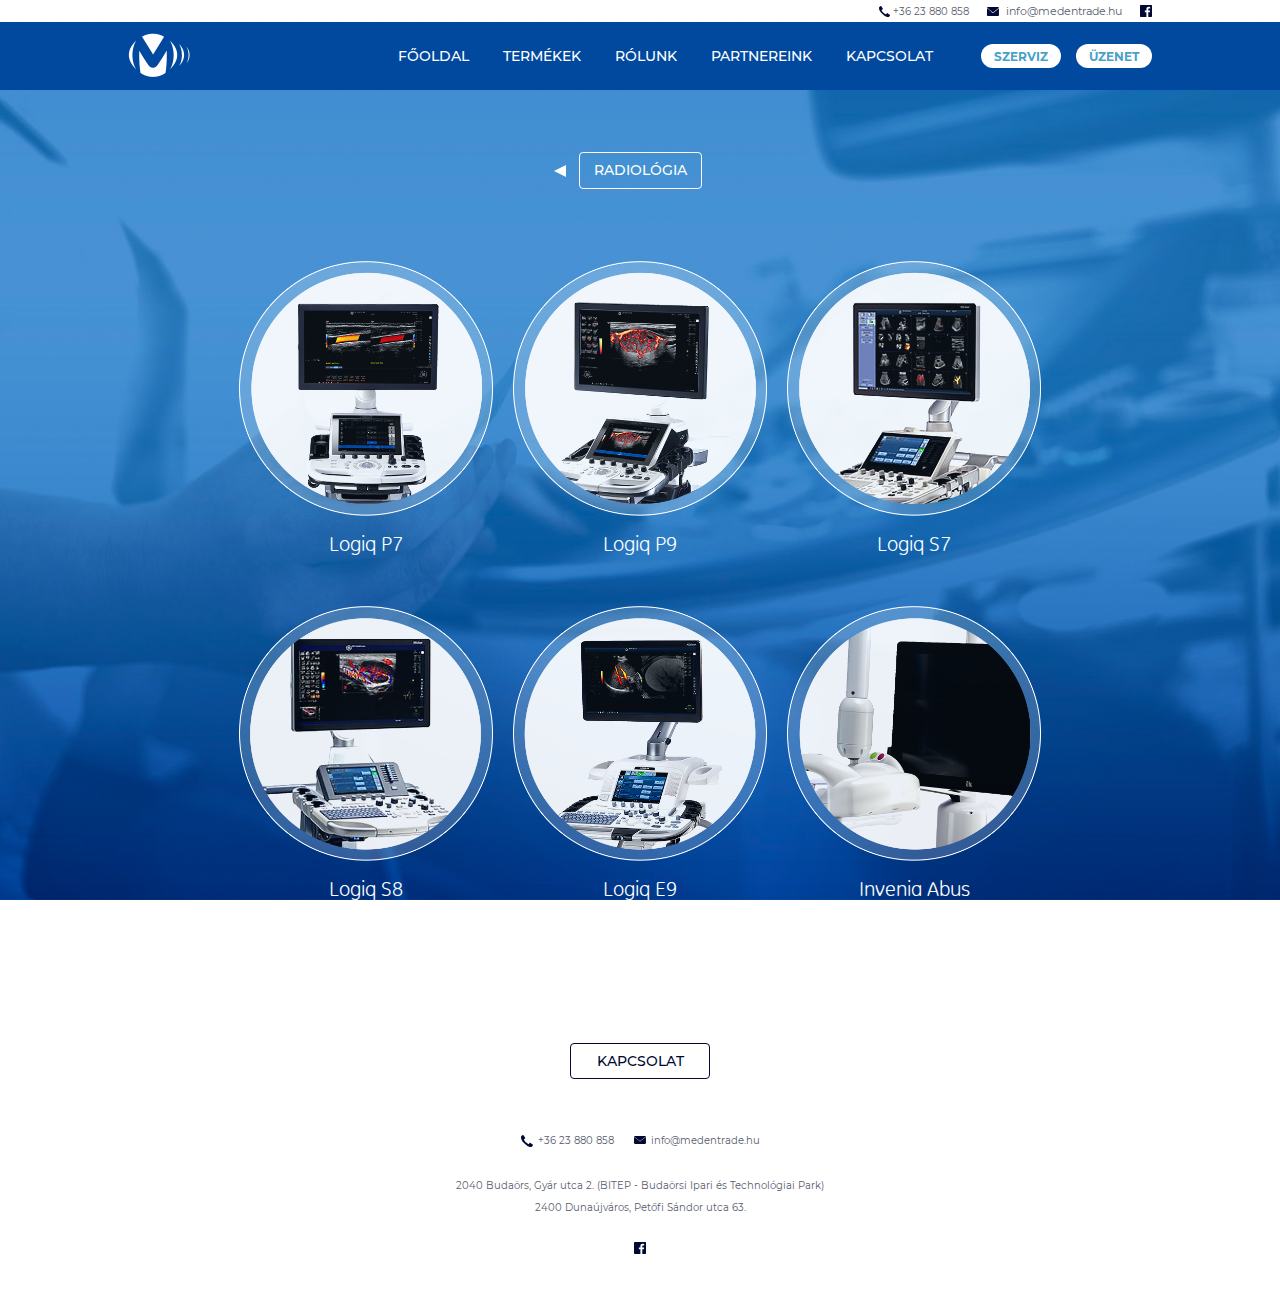
<file: products.html>
<!DOCTYPE html>
<html lang="hu">
   <head>
      <meta charset="UTF-8">
      <meta http-equiv="X-UA-Compatible" content="IE=edge">
      <meta name="viewport" content="width=device-width, initial-scale=1.0">
      <link rel="shortcut icon" type="image/jpg" href="img/meden_favicon_1.png"/>
      <title>Medentrade Kft.</title>
      <meta name="description" content="GE Healthcare ultrahang diagnosztikai készülékek"/>
      <link rel="stylesheet" href="includes/meden.css">
   </head>
   <body>
      <nav>
         <div class="mobile-menu">
            <img src="img/logo.png" alt="Meden logó" class="main-mobile-logo">
            <div class="menu-icon" onclick="openNav()">
               <div id="nav-icon1">
                  <span></span>
                  <span></span>
                  <span></span>
               </div>
            </div>
         </div>
         <div id="mySidenav" class="sidenav notrans">
            <a href="#" class="animated navlink noselect" onclick="closeNav()">Főoldal</a>
            <a href="#termekek" class="animated-3 navlink noselect" onclick="closeNav()">Termékek</a>
            <a href="#rolunk" class="animated-4 navlink noselect" onclick="closeNav()">Rólunk</a>
            <a href="#partnereink" class="animated-5 navlink noselect" onclick="closeNav()">Partnereink</a>
            <a href="#kapcsolat" class="animated-6 navlink noselect" onclick="closeNav()">Kapcsolat</a>
            <a href="/szerviz" class="animated-7 navlink noselect">Szerviz</a>
            <a href="/uzenet" class="animated-8 navlink noselect">Üzenet</a>
         </div>
      </nav>
      <div class="whiteline">
         <a href="tel:+3623880858"> <img src="img/telefon_feher.svg" alt="telefon ikon" class="top-phone-icon grw"><span class="phonetext">+36 23 880 858</span></a>
         <a href="mailto: info@medentrade.hu" class="wuwu"> <img src="img/email_feher.svg" alt="email-ikon" class="top-email-icon grw"><span>
         info@medentrade.hu</span></a>
         <a href="https://www.facebook.com/medentradekft"> <img src="img/facebook.svg" alt="Facebook ikon" class="top-fb-icon gru"></a>
      </div>
      <nav class="bluenav">
         <div class="pc-menu">
            <a href=""><img src="img/logo.png" alt="Meden logó" class="main-pc-logo"></a> 
            <div class="meden-pc-menu">
               <a href="#">Főoldal</a>
               <a href="#termekek">Termékek</a>
               <a href="#rolunk">Rólunk</a>
               <a href="#partnereink">Partnereink</a>
               <a href="#kapcsolat">Kapcsolat</a>
               <a href="#partnereink" class="spec-menu-item frspec">Szerviz</a>
               <a href="#kapcsolat" class="spec-menu-item">Üzenet</a>
            </div>
         </div>
      </nav>
      <section class="productpage pad">
         <a href="#">
            <h1>Radiológia</h1>
         </a>
         <div class="allproducts">
            <a href="#">
               <img src="img/1logiq7.png" class="prodpic" alt="1logiq-P7 termék kép">
               <p class="logiq">Logiq P7</p>
            </a>
            <a href="#">
               <img src="img/2logiq9.png" class="prodpic" alt="1logiq-P7 termék kép">
               <p class="logiq">Logiq P9</p>
            </a>
            <a href="#">
               <img src="img/3logiq7.png" class="prodpic" alt="1logiq-P7 termék kép">
               <p class="logiq">Logiq S7</p>
            </a>
            <a href="#">
               <img src="img/4logiq8.png" class="prodpic" alt="1logiq-P7 termék kép">
               <p class="logiq">Logiq S8</p>
            </a>
            <a href="#">
               <img src="img/5logiq9.png" class="prodpic" alt="1logiq-P7 termék kép">
               <p class="logiq">Logiq E9</p>
            </a>
            <a href="#">
               <img src="img/6inveniaabus.png" class="prodpic" alt="1logiq-P7 termék kép">
               <p class="logiq">Invenia Abus</p>
            </a>
         </div>
      </section>
      <footer class="contact pad" id="kapcsolat">
         <h2>Kapcsolat</h2>
         <a href="tel:+3623880858" class="btm phonebottompc"> <img src="img/telefon_feher.svg" alt="telefon ikon" class="phone-icon gruj-5"> +36 23 880 858</a>
         <a href = "mailto: info@medentrade.hu" class="btm emailbottompc"> <img src="img/email_feher.svg" alt="email-ikon" class="email-icon gruj-5"> info@medentrade.hu</a>
         <a class="btm mobface" href="https://www.facebook.com/medentradekft"> <img src="img/facebook.svg" alt="Facebook ikon" class="fb-icon">facebook.com/medentradekft</a>
         <p class="btm">2040 Budaörs, Gyár utca 2. (BITEP - Budaörsi Ipari és Technológiai Park)</p>
         <p class="btmplus">2400 Dunaújváros, Petőfi Sándor utca 63.</p>
         <!--   <div class="img-conatiner"><a href="/"><img src="img/mdnlogo.png" alt="Meden logó" class="mdnlog"></a></div>-->
         <a href="https://www.facebook.com/medentradekft"> <img src="img/facebook.svg" alt="Facebook ikon" class="fb-icon-desktop-only"></a>
      </footer>
      <script>
         function openNav() {
         const navLinks = document.querySelectorAll('.navlink');
         const navIcon = document.querySelector("#nav-icon1");
         const mySidenav = document.querySelector("#mySidenav");
         navIcon.classList.toggle("open");
         mySidenav.classList.toggle("open-sidemenu");
         navLinks.forEach(element => {
         element.classList.toggle('fadeInDown')
         });
         }
         
         function closeNav() {
         const navLinks = document.querySelectorAll('.navlink');
         const navIcon = document.querySelector("#nav-icon1");
         const mySidenav = document.querySelector("#mySidenav");
         navIcon.classList.remove("open");
         mySidenav.classList.remove("open-sidemenu");
         navLinks.forEach(element => {
         element.classList.remove('fadeInDown')
         });
         }
         
         window.onload = function() {
         allowTransition();
         };
         
         function allowTransition() {
         const side = document.querySelector('.sidenav');
         side.classList.remove('notrans');
         }
         
         
      </script>
   </body>
</html>
</file>
<file: includes/meden.css>
@charset "utf-8";
/* montserrat-300 - latin-ext_latin */
@font-face {
    font-family: 'Montserrat';
    font-style: normal;
    font-weight: 300;
    src: local(''),
         url('../fonts/montserrat-v18-latin-ext_latin-300.woff2') format('woff2'), /* Chrome 26+, Opera 23+, Firefox 39+ */
         url('../fonts/montserrat-v18-latin-ext_latin-300.woff') format('woff'); /* Chrome 6+, Firefox 3.6+, IE 9+, Safari 5.1+ */
  }
  /* montserrat-regular - latin-ext_latin */
  @font-face {
    font-family: 'Montserrat';
    font-style: normal;
    font-weight: 400;
    src: local(''),
         url('../fonts/montserrat-v18-latin-ext_latin-regular.woff2') format('woff2'), /* Chrome 26+, Opera 23+, Firefox 39+ */
         url('../fonts/montserrat-v18-latin-ext_latin-regular.woff') format('woff'); /* Chrome 6+, Firefox 3.6+, IE 9+, Safari 5.1+ */
  }
  /* montserrat-500 - latin-ext_latin */
  @font-face {
    font-family: 'Montserrat';
    font-style: normal;
    font-weight: 500;
    src: local(''),
         url('../fonts/montserrat-v18-latin-ext_latin-500.woff2') format('woff2'), /* Chrome 26+, Opera 23+, Firefox 39+ */
         url('../fonts/montserrat-v18-latin-ext_latin-500.woff') format('woff'); /* Chrome 6+, Firefox 3.6+, IE 9+, Safari 5.1+ */
  }
  /* montserrat-600 - latin-ext_latin */
  @font-face {
    font-family: 'Montserrat';
    font-style: normal;
    font-weight: 600;
    src: local(''),
         url('../fonts/montserrat-v18-latin-ext_latin-600.woff2') format('woff2'), /* Chrome 26+, Opera 23+, Firefox 39+ */
         url('../fonts/montserrat-v18-latin-ext_latin-600.woff') format('woff'); /* Chrome 6+, Firefox 3.6+, IE 9+, Safari 5.1+ */
  }
  /* montserrat-700 - latin-ext_latin */
  @font-face {
    font-family: 'Montserrat';
    font-style: normal;
    font-weight: 700;
    src: local(''),
         url('../fonts/montserrat-v18-latin-ext_latin-700.woff2') format('woff2'), /* Chrome 26+, Opera 23+, Firefox 39+ */
         url('../fonts/montserrat-v18-latin-ext_latin-700.woff') format('woff'); /* Chrome 6+, Firefox 3.6+, IE 9+, Safari 5.1+ */
  }
  /* montserrat-800 - latin-ext_latin */
  @font-face {
    font-family: 'Montserrat';
    font-style: normal;
    font-weight: 800;
    src: local(''),
         url('../fonts/montserrat-v18-latin-ext_latin-800.woff2') format('woff2'), /* Chrome 26+, Opera 23+, Firefox 39+ */
         url('../fonts/montserrat-v18-latin-ext_latin-800.woff') format('woff'); /* Chrome 6+, Firefox 3.6+, IE 9+, Safari 5.1+ */
  }

@font-face {
    font-family: 'GE Inspira';
    font-style: normal;
    font-weight: 400;
    src: local(''),
         url('../fonts/GEInspira.woff2') format('woff2'), /* Chrome 26+, Opera 23+, Firefox 39+ */
         url('../fonts/GEInspira.woff') format('woff'); /* Chrome 6+, Firefox 3.6+, IE 9+, Safari 5.1+ */
  }

  @font-face {
    font-family: 'Gill Sans MT Pro Book';
    src: url('../fonts/GillSansMTPro-Book.woff2') format('woff2'),
        url('../fonts/GillSansMTPro-Book.woff') format('woff');
    font-weight: normal;
    font-style: normal;
    font-display: swap;
}

/* NORMALIZE */

html,
body,
div,
span,
applet,
object,
iframe,
h1,
h2,
h3,
h4,
h5,
h6,
p,
blockquote,
pre,
a,
abbr,
acronym,
address,
big,
cite,
code,
del,
dfn,
em,
img,
ins,
kbd,
q,
s,
samp,
small,
strike,
strong,
sub,
tt,
var,
b,
u,
i,
center,
dl,
dt,
dd,
ol,
ul,
li,
fieldset,
form,
label,
legend,
table,
caption,
tbody,
tfoot,
thead,
tr,
th,
td,
article,
aside,
canvas,
details,
embed,
figure,
figcaption,
footer,
header,
hgroup,
menu,
nav,
output,
ruby,
section,
summary,
time,
mark,
audio,
video {
	margin: 0;
	padding: 0;
	border: 0;
	font-size: 100%;
	font: inherit;
	vertical-align: baseline;
}

body {
	line-height: 1;
}

ol,
ul {
	list-style: none;
}

blockquote,
q {
	quotes: none;
}

blockquote:before,
blockquote:after,
q:before,
q:after {
	content: '';
	content: none;
}

table {
	border-collapse: collapse;
	border-spacing: 0;
}

body {
	font-family: 'Montserrat', sans-serif;
	max-width: 1920px;
	min-width: 320px;
	margin: auto;
	overflow-x: hidden;
	color: #000000;
	overflow-wrap: break-word;
}


/* COLORS */

:root {
    --noto: 'Noto Serif';
	--inspira: 'GE Inspira';
	--gilsans:  'Gill Sans MT Pro Book';
    --medenblue: #004a98;
	--pad: 6%;
--textblue: #000833; 
    --arenagray: #484850;
    --arenalightgray: #64646f;
    --arenablack: #171D1C;
   
}

html {scroll-behavior: smooth;}
/* NAV */
.notrans { 
	-webkit-transition: none !important;
	-moz-transition: none !important;
	-ms-transition: none !important;
	-o-transition: none !important;}

/*MOBILE-MENU*/

.mobile-menu {
	height: 68px;
	position: relative;
	overflow: hidden;
	z-index: 210;
	background: var(--medenblue);
/*	background: url(../img/bluebox.jpg);
		background-repeat: repeat;*/
/*	background:#151518;*/
}

.main-mobile-logo {

	position: absolute;
	left: 6%;

    image-rendering: -webkit-optimize-contrast;

    height: 32px;
   
    display: block;

    top: 50%;
    transform: translateY(-50%);

}

#nav-icon1 {
	position: relative;
	z-index: 160;
}

#nav-icon1 span {
	display: block;
	position: absolute;
	height: 3px;
	border-radius: 4px;
	opacity: 1;
	left: 0;
	-webkit-transform: rotate(0);
	-moz-transform: rotate(0);
	-o-transform: rotate(0);
	transform: rotate(0);
	-webkit-transition: .25s ease-in-out;
	-moz-transition: .25s ease-in-out;
	-o-transition: .25s ease-in-out;
	transition: .25s ease-in-out
}

#nav-icon1 span:nth-child(1) {
	top: 0;
	width: 100%;
	background: white;
}

#nav-icon1 span:nth-child(2) {
	top: 10px;
	width: 100%;
	background: white;
}

#nav-icon1 span:nth-child(3) {
	top: 20px;
	width: 100%;
	background: white;
}

#nav-icon1.open span:nth-child(1) {
	top: 10px;
	-webkit-transform: rotate(135deg);
	-moz-transform: rotate(135deg);
	-o-transform: rotate(135deg);
	transform: rotate(135deg);
    background: white;
}

#nav-icon1.open span:nth-child(2) {
	opacity: 0;
	left: 60px;
	width: 100%;
    background: var(--arenaverlightgray);
}

#nav-icon1.open span:nth-child(3) {
	top: 10px;
	-webkit-transform: rotate(-135deg);
	-moz-transform: rotate(-135deg);
	-o-transform: rotate(-135deg);
	transform: rotate(-135deg);
	background: white;
	width: 100%
}
.menu-icon {
    width: 38px;
    height: 24px;
    align-self: center;
    position: absolute;
    top: 50%;
    transform: translateY(-50%);
    right: calc(6% - 10px);
    padding: 10px;
}

.sidenav {
	height: 600px;
	width: 100%;
	position: absolute;
	z-index: 0;
	top: 68px;
	left: 0;
	z-index: 200;
     background-color: rgba(255,255,255,0.94);
	overflow-x: hidden;
	transition: 0.4s;
	padding-top: 56px;
	text-align: center;
	display: flex;
	flex-direction: column;
	align-items: center;
	transform: translateY(-100%);
}

.open-sidemenu {
	transform: translateY(0);

}

.sidenav a {
	padding: 12px 8px 12px 8px;
	text-decoration: none;
	font-size: 20px;
	color: /*var(--arenaverlightgray)*/ var(--textblue);
	display: block;
	font-weight: 500;
}

.sidenav a:hover {
	color: var(--textblue);
}

.sidenav .closebtn {
	position: absolute;
	top: 0;
	right: 25px;
	font-size: 36px;
	margin-left: 50px;
}



@keyframes fadeInUp {
	from {
		opacity: 0;
		-webkit-transform: translate3d(0, 100%, 0);
		transform: translate3d(0, 100%, 0);
	}
	to {
		opacity: 1;
		-webkit-transform: translate3d(0, 0, 0);
		transform: translate3d(0, 0, 0);
	}
}

@-webkit-keyframes fadeInDown {
	from {
		opacity: 0;
		-webkit-transform: translate3d(0, -100%, 0);
		transform: translate3d(0, -100%, 0);
	}
	to {
		opacity: 1;
		-webkit-transform: translate3d(0, 0, 0);
		transform: translate3d(0, 0, 0);
	}
}

@keyframes fadeInDown {
	from {
		opacity: 0;
		-webkit-transform: translate3d(0, -100%, 0);
		transform: translate3d(0, -100%, 0);
	}
	to {
		opacity: 1;
		-webkit-transform: translate3d(0, 0, 0);
		transform: translate3d(0, 0, 0);
	}
}

/*Delayed animation for menu links*/

.animated {
	animation-delay: 0.3s;
	-webkit-animation-duration: 0.8s;
	animation-duration: 0.8s;
	-webkit-animation-fill-mode: both;
	animation-fill-mode: both;
	opacity: 0;
}

.animated-2 {
	animation-delay: 0.3s;
	-webkit-animation-duration: 0.95s;
	animation-duration: 0.95s;
	-webkit-animation-fill-mode: both;
	animation-fill-mode: both;
	opacity: 0;
}

.animated-3 {
	animation-delay: 0.3s;
	-webkit-animation-duration: 1.1s;
	animation-duration: 1.1s;
	-webkit-animation-fill-mode: both;
	animation-fill-mode: both;
	opacity: 0;
}

.animated-4 {
	animation-delay: 0.3s;
	-webkit-animation-duration: 1.25s;
	animation-duration: 1.25s;
	-webkit-animation-fill-mode: both;
	animation-fill-mode: both;
	opacity: 0;
}

.animated-5 {
	animation-delay: 0.3s;
	-webkit-animation-duration: 1.3s;
	animation-duration: 1.3s;
	-webkit-animation-fill-mode: both;
	animation-fill-mode: both;
	opacity: 0;
}

.animated-6 {
	animation-delay: 0.3s;
	-webkit-animation-duration: 1.45s;
	animation-duration: 1.45s;
	-webkit-animation-fill-mode: both;
	animation-fill-mode: both;
	opacity: 0;
}

.animated-7 {
	animation-delay: 0.3s;
	-webkit-animation-duration: 1.5s;
	animation-duration: 1.5s;
	-webkit-animation-fill-mode: both;
	animation-fill-mode: both;
	opacity: 0;
}

.animated-8 {
	animation-delay: 0.3s;
	-webkit-animation-duration: 1.6s;
	animation-duration: 1.6s;
	-webkit-animation-fill-mode: both;
	animation-fill-mode: both;
	opacity: 0;
}

.fb-icon-desktop-only {display:none;}

.fadeInDown {
	-webkit-animation-name: fadeInDown;
	animation-name: fadeInDown;
}

.fadeInUp {
	-webkit-animation-name: fadeInUp;
	animation-name: fadeInUp;
}


.bluenav {display:none;}
.whiteline {display:none; }


/* Disable blue higlight for scroll Nav */

.noselect {
	-webkit-touch-callout: none;
	-webkit-user-select: none;
	-khtml-user-select: none;
	-moz-user-select: none;
	-ms-user-select: none;
	user-select: none;
	-webkit-tap-highlight-color: transparent;
}
.another-logo {display:none;}

.hero {background-image: /*url(../img/hero-o.jpg)*/ url(../img/heromob.jpg);
    background-position:/* 21% 50%*/ /*50% 50%*//*21% 50%*/ 50% 50%;
    background-repeat: no-repeat;
    background-size: cover;
    height:/*300px*//*210px*//*245px*//*240px*/384px;
   

}

.logocontainer {
	display: grid;
    max-width: 100%;
    margin: 0 auto;
   /* grid-auto-rows: 1fr;*/
    align-items: center;
	/*grid-template-columns: repeat(auto-fit, minmax(130px, 1fr));*/
	grid-template-columns: repeat(auto-fit, minmax(32%, 1fr));
    row-gap: 20px;
  
	background: transparent;
 
}

.logocontainer img {    width: auto;
    max-width: 100%;
	justify-self:center;
    height: auto;}

.pad {padding-left:6%; padding-right:6%;}

.products {padding-top:76px; padding-bottom:78px; text-align:center;
	background-image: url(../img/bluebacko.jpg);
    background-position: 50% 50%;
    background-repeat: no-repeat;
    background-size: cover; }


.products a {display:block; text-decoration: none;}

.prod-img-one {width:110px; height:auto;}
.prod-img-two {width:200px; height:auto;}

.first-pad {margin-bottom:/*50px*/64px;}

.products p {color:white; font-size:16px; font-weight:500; line-height:1.3; text-align:center; padding-top:15px;}

/*.products .brrr {display:none;}*/

.letssee {
	display: block;
    font-size: 13px;
    text-decoration: underline;
    font-weight: 500;
    font-weight: 500;
    opacity: 0.9;
	text-decoration-color:rgba(255,255,255,0.7);
	
    padding-top: 13px;
	width:200px; 
	margin:auto; 
	text-align:center;
}
.about {padding-top:70px; padding-bottom:70px;}

.pconp {display:none;}

.about p  {color:#000833; font-size:16px; font-weight:400; line-height:1.4;}
.secondp {margin-top:28px;}

h2 {text-align:center; text-transform: uppercase; font-size: 21px; color:var(--textblue); padding:16px 12px;
	 border-radius: 6px; border:1px solid var(--textblue); width:120px; font-weight:500;  margin:auto; margin-bottom:40px/*52px;*/}

	 .productpage h1, .onp {text-align:center; max-width:calc(100% - 140px); position:relative;line-height: 1.1;	display:inline-block; text-transform: uppercase; font-size: 21px; color:white; padding:16px 24px;
		border-radius: 6px; border:1px solid white; width:auto; font-weight:500;  margin:auto; margin-bottom:40px/*52px;*/}

		.productpage h1 {margin-bottom:52px;}

	/*	.productpage h1:after, .onp:after {
			content: "◀";
			font-size:24px;
			font-weight:500;
			position:absolute;
			left:-36px;
		    top: 50%;
    transform: translateY(-50%);
			color:white;
		}*/

		.ge-cat {width:70px; display:none;}
		.dpu:after {display:none!important;}
		 .dpu {font-size:24px; font-weight:500; text-transform:uppercase; 
			border-radius: 6px;
			border: 1px solid white;
			width: auto;
			font-weight: 500;     padding: 16px 16px; margin-top:0!important;}
	
		.productpage h1:after, .onp:after	{
			content: "";
			width: 0;
    height: 0;
    text-align: center;
    left:-36px;
		    top: 50%;
			position:absolute;
    transform: translateY(-50%);
  
    /*margin: -20px 0 0 -20px;*/
    border-top: 10px solid transparent;
    border-right: 20px solid #fff;
    opacity: 1;
    border-bottom: 10px solid transparent;}

		.productpage a {text-decoration: none;}

		.allproducts a {pointer-events:none;}

		.prodpic {width:100%; max-width:262px;}
		.productpage img {pointer-events: auto;}

		.productpage p {font-size:16px; pointer-events:auto;font-weight:500; margin-top:22px; line-height:1.4; font-weight:500; margin-bottom:48px; color:#fff;}

		.productpage {padding-top: 76px;
		padding-bottom: 46px;
		text-align: center;
	/*	background: rgba(0,74,152,0.72);
		background: url(../img/lightblue.jpg);
		background-repeat: repeat;
		*/

		/*	background-image: linear-gradient(to bottom, #518cca, #4279b8, #3366a7, #255395, #164183);*/
/*	background-image: linear-gradient(to right bottom, #518cca, #4279b8, #3366a7, #255395, #164183);*/
		background-image: linear-gradient(to left bottom, #518cca, #4279b8, #3366a7, #255395, #164183);
	/*background-image: linear-gradient(to top, #518cca, #4279b8, #3366a7, #255395, #164183);*/

/*background-image: url(../img/meden_nagykep_1920-bg-1.jpg);
	background-position: 50% 50%;
	background-repeat: no-repeat;
	background-size: cover;*/
	
	}

	.one-product-back {
		padding-top: 50px;
		padding-bottom: 70px;
		text-align: center;
		background-image: url(../img/bluebacko.jpg);
		background-position: 50% 50%;
		background-repeat: no-repeat;
		background-size: cover;
	}

	.one-product-img {max-height:360px;   max-width: 278px; display:block; margin: auto;}
	/*.one-product-page {background-image: url(../img/meden_nagykep_1920-bg-1.jpg);
		background-position: 50% 50%;
		background-repeat: no-repeat;
		background-size: cover;
		}*/
		.prod-desc {
			background:white;
			margin: auto;
			text-align:left;
			max-width:580px;
			padding-top:20px;
			padding-bottom:20px;
		}

		.prod-desc b {font-weight:500;}

		.prod-desc p, .prod-desc ul {color:var(--textblue); font-weight: 400; margin-bottom:0; font-size: 16px; line-height: 1.4; margin-top:24px;}
	.products h2 {color:white; border:1px solid white; width:146px; margin-bottom:36px;}
	.da-line {height:2px; width:69px; margin:auto; margin-top:22px;background-color:var(--textblue);}
	.prod-desc li {position:relative; margin-top:22px; }
	.prod-desc li:before {
		/*
		content: "□";
			font-size:16px;
			font-weight:500;
			position:absolute;
			left:-4px;
			height:16px;
		    top: 0;*/
		/*	content: "\2610";*/
		/*content:"─"*/
		content:"○"; 
		content:"-";
	
			margin-right:3px;
		
		/*	font-weight:300;*/
  
			color:var(--textblue);
	}

	.prod-icon {width:32px; height:auto; margin-left:6px; margin-right:6px; margin-top:12px;}
	.download-box {text-align:center; margin-top:36px;}
	.download-box a {text-decoration:none;}
	.da-line {background:var(--medenblue); height:2px; width:88%; margin-top:42px; max-width:640px;}
	 .partners {	background: url(../img/bluebox.jpg);
		background-repeat: repeat; padding-top:70px; padding-bottom:70px;}
	 .partners h2 {width:196px; color:#fff; border:1px solid #fff;}

	 .products img, .huv {pointer-events: auto;}

	 .first-pad {pointer-events: none;}

	 .contact {padding-top:70px; padding-bottom:70px;}
.contact h2 {width:160px; margin-bottom:40px;}

.contact a  {color:#000833; font-size:16px; font-weight:400; line-height:1.4; text-decoration:none; display:block;}
.contact p  {color:#000833; font-size:16px; font-weight:400; line-height:1.4;}
.btm {margin-bottom: 28px;}
.btmplus {margin-bottom:100px;}
.phone-icon {width:16px; vertical-align: middle;padding-right:6px;}
.email-icon {width:18px; vertical-align: revert;padding-right:6px;}
.fb-icon {
    width: 18px;
    padding-right: 8px;
	vertical-align: text-top;
}
.mdnlog {width:80px;}
.img-conatiner {text-align: center;}

@media screen and (min-width: 358px) {

	.productpage h1, .onp {font-size:21px; max-width: calc(100% - 174px)}
	.sidenav a {
		padding: 13px 8px 13px 8px;
		font-size: 22px;
	}
	.dropdown-container a {
		font-size: 18px;
	}

	.productpage h1:after, .onp:after {left:-40px;}

	.products p, .about p {font-size:17px;}

	.present {
	background-position: 16% 0%;
	}

	.pcsv {display:none;}
   
.mobile-menu {
            height: 76px;}
			.sidenav {top:76px; padding-top:60px;}
            .main-mobile-logo {
                height: 38px;
            }

            #nav-icon1 span {
                height:4px;
            }
/*	.menu-icon {
		width: 40px;
	}
	.main-mobile-logo {
		height: 30px;
		top: 23px;
	}
	.open-sidemenu {
		padding-top: 60px;
	}*/


.contact h2 {margin-bottom:52px;}

}




@media screen and (min-width: 480px) {
	.menu-icon {
		right: 20px;
	}
	.main-mobile-logo {
		left: 30px
	}
	.sidenav {
		align-items: flex-end;
	}
	.sidenav a {
		padding: 13px 33px 13px 8px;
	}
	.arrow {
		left: -15px;
		right: unset;
		top: calc(50% - 6px);
	}
	.dropdown-container a {
		text-align: right;
	}
	.dropdown-btn.active .arrow {
		top: calc(50% - 4px);
	}
	.sidenav {
		background-color: rgba(255,255,255,0.92);
	}

.hero {background-position: 50% 50%;

	height: 46.816vw;
	max-height:400px;

}
.letssee {display:none;}
.products {padding-top:76px; padding-bottom:76px;}
.pad {padding-left:11%; padding-right:11%;}}


@media screen and (min-width: 510px) {
	.logocontainer {column-gap: 20px; grid-template-columns: repeat(auto-fit, minmax(100px, 1fr));}

	.allproducts {display: flex;
    flex-wrap: wrap;
	max-width:930px;
	margin:auto;
    align-items: center;
    justify-content: center;}

	.one-product-back {padding-top:76px; padding-bottom:76px;}
	.one-product-img {margin-top:10px;}
	.prod-desc {padding-top:40px;}
}
@media screen and (min-width: 610px) {
	.prodpic {margin-left:13px; margin-right:13px; max-width:210px;}
	.productpage h1, .onp {margin-bottom:52px;}
	.productpage {padding-bottom: 62px;}
	.productpage p {
		width: 200px;
    overflow: hidden;
    text-overflow: ellipsis;
    white-space: nowrap;
	margin:auto;
	margin-top: 22px;
	margin-bottom:48px;
	}
}

	@media screen and (min-width: 730px) {
		.products {display:grid; grid-template-columns: 1fr 1fr;}
		.prod-img-two {margin-top: 38px;
			margin-bottom: 37px;}
			.productpage h1 {margin-bottom:62px;}
			.first-pad {margin-bottom:0;}
			.products h2 {display:none;}
			.products .brrr {display:block;}
			.logocontainer { grid-template-columns: repeat(auto-fit, minmax(130px, 1fr));}
			.prodpic {margin-left:13px; margin-right:13px;}
	}
	@media screen and (min-width: 780px) {
	.products {	background-image: url(../img/blue-two.jpg);
	    background-position: 90% 50%;}}
	@media screen and (min-width: 860px) {.products {
	grid-template-columns: 330px 330px;
    justify-content: center;}}
	
@media screen and (min-width: 1023px) {

	.pc-menu {height:68px;
		grid-template-columns: auto auto;
		justify-content: space-between;
		display:grid;
		align-items:center;
		width:89%; margin: auto;
		}
		.bluenav { background: url(../img/bluebox.jpg);
			display:block;
			background-repeat: repeat;}
    
.mobile-menu, .sidenav {display:none;}


.meden-pc-menu {
    display: flex;
	width:/*774px*/754px;
	text-transform:uppercase;
    flex-wrap: nowrap;
    font-size:14px;
    justify-content: space-between;
}
.meden-pc-menu a {text-decoration:none; font-weight:500; 
	padding-top:5px;
	padding-bottom:5px;
	color:#fff;  position:relative; transition: text-shadow .3s ease-in-out;
}


.meden-pc-menu a:hover {
text-shadow: 0.6px 0 0 #fff;}

.meden-pc-menu a:after {    
	background: none repeat scroll 0 0 transparent;
	bottom: 0;
	content: "";
	display: block;
	height: 0.1rem;
	left: 50%;
	bottom:-3px;
	position: absolute;
	background: #fff;
	transition: width 0.3s ease 0s, left 0.3s ease 0s;
	width: 0;
  }
  .meden-pc-menu a:hover:after { 
	width: 102%; 
	left: 0; 
  }
  .frspec {
    margin-left: 14px;
    margin-right: -19px;
}
  .meden-pc-menu a.spec-menu-item {font-size:12px; 
	line-height:11px;
	transition: background-color .3s ease, color .3s ease;
	display:flex; align-items:center; font-weight: bold; color:#4aa1c7; padding:5px 13px; background-color:white; border-radius:12px;}
  .meden-pc-menu a.spec-menu-item:after {display:none;}
  .meden-pc-menu a.spec-menu-item:hover {background-color: #4aa1c7; color:white;
	
}

.whiteline {display:flex; align-items: center; justify-content: flex-end; height:22px; 
flex-wrap:nowrap; width: 89%; margin:auto;}
.whiteline a {font-size:10px; text-decoration:none; color:#585c6e;     line-height: 9px; transition: color .3s ease-in-out, text-shadow .3s ease-in-out;
    display: block;}
	.phonetext {vertical-align:middle;}
.top-fb-icon {height:12px; vertical-align: middle;  margin-left:18px;}
.top-email-icon {height:9px; padding-right:4px;  vertical-align: bottom; margin-left:18px; }
.wuwu span {font-size: 11px;
    line-height: 8px;}
.top-phone-icon {height:11px; padding-right:3px;   vertical-align: middle; }
.main-pc-logo {transition: opacity .3s ease;}
.main-pc-logo:hover {opacity:0.8;}
.contain {  max-width: 57.865vw;}
.whiteline a:hover  {color:var(--textblue);   text-shadow: 0.6px 0 0 var(--textblue);}






.whiteline img {transition:transform .2s ease-in-out;}

.whiteline a:hover .grw {transform:translateX(-3px);}
.whiteline a:hover .gru {transform:scale(1.4);}

.gru {transition:transform .3s ease-in-out!important;}

.products {	background-image: url(../img/blue-two.jpg);
	background-position: 50% 50%;
	/*grid-template-columns: 512px 512px;*/
	grid-template-columns: 490px 490px;
/*	padding-bottom:80px; padding-top:80px;*/
padding-bottom:86px; padding-top:86px;

}
.prod-img-one {width:143px;}
.prod-img-two {width:293px; margin-top:48px; margin-bottom:42px;}
.products p {font-size:24px; font-weight:400;}
.products p {padding-top:30px; font-family:var(--inspira);}
.products img {transition:opacity .3s ease,.4s filter ease; }
.products p {transition:text-shadow .3s ease-in-out; }


.products a:hover .hov {
	opacity:0.8;
	
    filter: drop-shadow(6px 12px 24px var(--medenblue));
}
.products a:hover .huv {
	
    text-shadow: 0.6px 0 0 #fff;
}
.hero {height:/*37.500vw*/39.5vw;
	min-height: 400px;
max-height: 540px;
background-image: url(../img/herocut.jpg);}

.huv {font-family:var(--gilsans); letter-spacing:1px;}

.about {padding-top:32px; padding-bottom: 65px;}
h2 {font-size:14px;  padding-top:10px; padding-bottom:10px; border-radius:4px; }
.about h2 {width:84px;margin-bottom:62px;}
.partners h2 {width: 122px; margin-bottom:50px;}
.partners { padding-bottom:85px; padding-top:34px;}
.about p {font-size:14px; font-weight:400; max-width:76%; margin:auto;}
.about .secondp {margin-top:20px;}
.pad {padding-left:0; padding-right:0;}
/*
.logocontainer {width:85%; max-width:1222px;  display:flex; flex-wrap:wrap;
	justify-content: center; column-gap:80px; row-gap: 70px;}*/
	.logocontainer {width:90%; max-width:1260px;  display:flex; flex-wrap:wrap;
		justify-content: center; gap:0;}
		.logocontainer img {margin-left:30px; margin-right:30px; margin-top:23px; margin-bottom:23px;max-width:200px; max-height:90px;}
		.yo {margin-top:30px!important; padding-bottom:7px;}

		.contact {text-align: center;}
		.contact .mobface {display:none;}
		.contact a  {display:inline-block; font-size:10px; color: #585c6e; margin-bottom:30px;
			transition: color .3s ease-in-out, text-shadow .3s ease-in-out;}
			.gruj-5 {    transition: transform .2s ease-in-out;}
			.contact a:hover .gruj-5 {
				transform: translateX(-3px);
			}
		.email-icon {width:12px; padding-right:2px; margin-left:8px;}
		.phonebottompc {margin-right:8px;}
		.phone-icon {width:12px; padding-right:2px; padding-bottom:2px;}
		.contact p {font-size:10px; color: #585c6e; margin-bottom:8px;}
		.contact h2 {width:114px;}
		.btm {margin-bottom: 0px;}
		.contact {padding-top:30px; padding-bottom:40px;}
		.fb-icon-desktop-only {display:block; width:12px; margin-top:19px; }
		.contact a:last-child {margin-bottom: 0;}
		.contact a:hover {
		
				color: var(--textblue);
				text-shadow: 0.6px 0 0 var(--textblue);
		
		}

		.prodpic {max-width:/*252px;*/254px; margin-left:10px; margin-right:10px;}
		.productpage p {font-family: var(--inspira); font-size:21px; margin-top:10px; margin-bottom:48px;}
		.productpage h1, .onp {margin-bottom:72px;     font-size: 14px;
			padding-top: 10px;
			padding-bottom: 10px;
			padding-left:14px; padding-right:14px;
			border-radius: 4px; font-size:14px;}
			.productpage {padding-top:62px;}
			.productpage h1:after, .onp:after {
				left: -26px;
				border-top: 6px solid transparent;
    border-right: 12px solid #fff;
    opacity: 1;
    border-bottom: 6px solid transparent;

			}
			.productpage {
				background-image: url(../img/bigpicture.jpg);
	background-position: 50% 50%;
	background-repeat: no-repeat;
	background-size: cover;
	background-attachment: fixed;
			}

			.productpage h1, .onp {transition: background-color .4s ease;}
			.productpage h1:hover {
				background-color:white;
				color:var(--medenblue);

			}

			.onp:hover {
				background-color:white;
				color:var(--medenblue);

			}
			.productpage h1:after {	transition: left .3s ease-out;}
			.productpage h1:hover:after {
				left:-54px;
			
			}

			.allproducts a:hover 

			.allproducts a:hover .allproducts p {
				opacity: 0.9;
			}

			.prodpic {transition: opacity .3s ease;}
			
			.allproducts a:hover .prodpic {
			opacity: 0.9;
			
		
			
			}

			.logiq {transition: text-shadow .3s ease-in-out;}

			.allproducts a:hover .logiq {
				text-shadow: 0.6px 0 0 #fff;
			}
			/*@media screen and (min-width: 1023px)
			.products img {
				transition: opacity .3s ease;
			}*/

			.one-product-back {background-image: none;}
			.one-product-page {
				background-image: url(../img/bigpicture.jpg);
				background-position: 50% 50%;
				background-repeat: no-repeat;
				background-size: cover;
				text-align: center;
				
			}

			.da-line {display:none;}

			.one-grid-container {display:grid; max-width: 1024px; grid-template-columns: 466px 1fr; margin:auto; 
			}
			.one-product-img {max-height:440px; max-width:350px; margin-top:0;}
			.mobonp {display:none;}
			.pconp {    display: inline;}
			.onp {margin-top:60px; margin-bottom:76px;}
			.one-product-back {padding-top:0;
			padding-bottom:0;}
			.prod-desc {padding:0; background:transparent; margin-top:-21px;}
			.link-p {width:18px;} .you-p {width:24px;} .pdf-p {width:22px;}
			.prod-desc p, li, ul {color:#fff; font-size:12px; line-height:1.3; margin-top:20px;}
			.prod-desc b {font-weight:500;}
			.prod-desc li {font-weight:300; margin-top:11px; padding-left:20px;}
			.prod-desc ul {margin-top:20px;}
			.download-box svg path {fill:#fff!important;}
			.mobsv {display:none;}
			.pcsv {display:inline-block;}
			.download-box {padding-top:86px; 
			margin-bottom:0; text-align:left;
			margin-top:0;
			position: relative;
		}

		.prod-desc li:before {
			/* content: "\2610"; */
			/* content: "─"; */
			
			content: "";
			width:3px;
			height:3px;
			position:absolute;
			border:1px solid rgba(255,255,255,0.62);
			left:0;
			top:6px;
		
			/* font-weight: 300; */
			color: var(--textblue);
		}
		.one-grid-container {padding-bottom:80px;}
		.download-box:after {
			content:"";
			height:2px;
			width:72px;
			position:absolute;
			background:white;
			top:24px;
			left:0;
		}
		.prod-desc p:nth-child(2) {padding-top: 48px; margin-top:0; position:relative;}

		.prod-desc p:nth-child(2):after {
			content:"";
			height:2px;
			width:72px;
			position:absolute;
			background:white;
			top:24px;
			left:0;
		}
		.prod-icon {margin-right: 30px; margin-left:0; vertical-align: middle; transition: transform .3s ease-in-out; cursor:pointer;
		}
		
		.prod-icon:hover {transform: scale(1.2);}
		.prod-desc {max-width:unset;     padding-right: 90px;}
		.productpage h1, .onp {max-width:380px;}
		.category-extra {background-attachment: scroll!important;}
		
		
}

@media screen and (min-width: 1190px) {

	.prod-desc {max-width:unset;     padding-right: 0px;}
	.whiteline, .pc-menu, .about p {
max-width:1024px; }
.logocontainer {width:85%;}
.extra-category-class {max-width: 1170px!important; text-align:center;}
.category-extra {padding-bottom:90px!important; padding-top:50px!important;}
.dnu {display:none!important;}
.ge-cat {display:block; margin:auto; width:64px; margin-bottom:56px;}
}

@media screen and (min-width: 1300px) {
	.meden-pc-menu {width:774px;}
	.frspec {
		margin-left: 14px;
		margin-right:-24px;
	}
	.products {
		padding-bottom:84px; padding-top:84px;
	}
}

@media screen and (min-width: 1400px) {
	.products {
		padding-bottom:92px; padding-top:92px;
	}
	.logocontainer {width:90%;}
	.logocontainer img {margin-left:26px; margin-right:26px; margin-top:25px; margin-bottom:25px; max-width:100%;}

}

@media screen and (min-width: 1480px) {
.hero {height:37.500vw;}}

@media screen and (min-width: 1800px) {
	.whiteline {height:24px;}
	.hero {height:37.500vw;
		min-height: 400px;
	max-height: 720px;
	background-image: url(../img/1920hero.jpg);}

	.products {
		padding-bottom:110px; padding-top:110px;
	}
	
	.about {padding-top:76px; padding-bottom:76px;}
	.about p {font-size: 17px;}
	.about .secondp {
		margin-top: 24px;
	}
	.about h2 {font-size:21px; width:160px; margin-bottom:40px;}
	.partners h2 {font-size:21px; width:210px; margin-bottom:26px;}
	.partners {padding-top:76px; padding-bottom:80px;}
	.contact h2 {font-size:21px; width: 184px; margin-bottom:72px;}
	.contact {
		padding-top: 76px;
    padding-bottom:100px;
	}
	.email-icon {margin-left: 12px;}
	.phonebottompc {margin-right: 12px;}
	.contact a {font-size:16px; margin-bottom:42px;}
	.contact p  {font-size:16px; margin-bottom:13px;}
	.email-icon {
		width: 18px; padding-right:6px;}
		.phone-icon {
			width: 16px;
		
			padding-right: 6px;
		}

		.fb-icon-desktop-only {
			display: block;
			width: 20px;
			transition:transform .3s ease;
			margin-top: 48px;}

			.fb-icon-desktop-only:hover {
				transform:scale(1.4)
			}

			.productpage h1, .onp {
				
				font-size:21px;
				padding: 12px 36px;
			
			}

			.productpage h1:after, .onp:after {
				left: -48px;
				border-top: 8px solid transparent;
				border-right: 16px solid #fff;
			
				border-bottom: 8px solid transparent;
			}

			.productpage p {margin-bottom:40px;}
			.productpage h1 {margin-bottom:66px;}

			.prodpic {margin-left: 12px; margin-right:12px;}
			.productpage h1:after {
				transition: left .28s ease-out;
			}
			.productpage h1:hover:after {
				left:-80px;
			
			}

			.onp:after {
				transition: left .28s ease-out;
			}
			.onp:hover:after {
				left:-80px;
			
			}

			.prod-desc p, li, ul {font-size:16px; line-height:1.4;}
		.one-grid-container {    grid-template-columns: auto 1fr;
			margin: auto;
			grid-gap: 114px;
		}
		.one-product-img {max-width:310px;}
		.prod-desc p, ul {margin-top:22px;}
		.prod-desc {margin-top:-23px;}
		.download-box:after {top:28px;}
		.link-p {width:24px;}
		.you-p {width:30px;}
		.pdf-p {width:27px;}
		.prod-icon {
			margin-right: 32px;}
		.prod-desc li {padding-left:22px;}
			.prod-desc li:before {width:4px; height:4px;top:7px;}

			.category-extra {padding-bottom:130px!important; padding-top:76px!important;}

.ge-cat {display:block; margin:auto; width:64px; margin-bottom:76px;}

			
	/*	.prod-desc p:nth-child(2) {
			padding-top: 58px;}
			.prod-desc p:nth-child(2):after {top:29px; width:93px;}*/

	/*.logocontainer img {margin-top:24px; margin-bottom:24px;}*/
}


@media (pointer: coarse) {
	.back, .productpage {background-attachment: scroll;}
	.back-two {background-attachment: scroll;}
}

@media (prefers-reduced-motion: reduce) {
	*,
	 ::before,
	 ::after {
		animation-delay: -1ms !important;
		animation-duration: 1ms !important;
		animation-iteration-count: 1 !important;
		background-attachment: initial !important;
		scroll-behavior: auto !important;
		transition-delay: 0s !important;
		transition-duration: 0s !important;
	}
}
</file>
<file: includes/meden-plus.css>
@charset "utf-8";
/* montserrat-300 - latin-ext_latin */
@font-face {
    font-family: 'Montserrat';
    font-style: normal;
    font-weight: 300;
    src: local(''),
         url('../fonts/montserrat-v18-latin-ext_latin-300.woff2') format('woff2'), /* Chrome 26+, Opera 23+, Firefox 39+ */
         url('../fonts/montserrat-v18-latin-ext_latin-300.woff') format('woff'); /* Chrome 6+, Firefox 3.6+, IE 9+, Safari 5.1+ */
  }
  /* montserrat-regular - latin-ext_latin */
  @font-face {
    font-family: 'Montserrat';
    font-style: normal;
    font-weight: 400;
    src: local(''),
         url('../fonts/montserrat-v18-latin-ext_latin-regular.woff2') format('woff2'), /* Chrome 26+, Opera 23+, Firefox 39+ */
         url('../fonts/montserrat-v18-latin-ext_latin-regular.woff') format('woff'); /* Chrome 6+, Firefox 3.6+, IE 9+, Safari 5.1+ */
  }
  /* montserrat-500 - latin-ext_latin */
  @font-face {
    font-family: 'Montserrat';
    font-style: normal;
    font-weight: 500;
    src: local(''),
         url('../fonts/montserrat-v18-latin-ext_latin-500.woff2') format('woff2'), /* Chrome 26+, Opera 23+, Firefox 39+ */
         url('../fonts/montserrat-v18-latin-ext_latin-500.woff') format('woff'); /* Chrome 6+, Firefox 3.6+, IE 9+, Safari 5.1+ */
  }
  /* montserrat-600 - latin-ext_latin */
  @font-face {
    font-family: 'Montserrat';
    font-style: normal;
    font-weight: 600;
    src: local(''),
         url('../fonts/montserrat-v18-latin-ext_latin-600.woff2') format('woff2'), /* Chrome 26+, Opera 23+, Firefox 39+ */
         url('../fonts/montserrat-v18-latin-ext_latin-600.woff') format('woff'); /* Chrome 6+, Firefox 3.6+, IE 9+, Safari 5.1+ */
  }
  /* montserrat-700 - latin-ext_latin */
  @font-face {
    font-family: 'Montserrat';
    font-style: normal;
    font-weight: 700;
    src: local(''),
         url('../fonts/montserrat-v18-latin-ext_latin-700.woff2') format('woff2'), /* Chrome 26+, Opera 23+, Firefox 39+ */
         url('../fonts/montserrat-v18-latin-ext_latin-700.woff') format('woff'); /* Chrome 6+, Firefox 3.6+, IE 9+, Safari 5.1+ */
  }
  /* montserrat-800 - latin-ext_latin */
  @font-face {
    font-family: 'Montserrat';
    font-style: normal;
    font-weight: 800;
    src: local(''),
         url('../fonts/montserrat-v18-latin-ext_latin-800.woff2') format('woff2'), /* Chrome 26+, Opera 23+, Firefox 39+ */
         url('../fonts/montserrat-v18-latin-ext_latin-800.woff') format('woff'); /* Chrome 6+, Firefox 3.6+, IE 9+, Safari 5.1+ */
  }

@font-face {
    font-family: 'GE Inspira';
    font-style: normal;
    font-weight: 400;
    src: local(''),
         url('../fonts/GEInspira.woff2') format('woff2'), /* Chrome 26+, Opera 23+, Firefox 39+ */
         url('../fonts/GEInspira.woff') format('woff'); /* Chrome 6+, Firefox 3.6+, IE 9+, Safari 5.1+ */
  }

  @font-face {
    font-family: 'Gill Sans MT Pro Book';
    src: url('../fonts/GillSansMTPro-Book.woff2') format('woff2'),
        url('../fonts/GillSansMTPro-Book.woff') format('woff');
    font-weight: normal;
    font-style: normal;
    font-display: swap;
}

@font-face {
    font-family: 'Gill Sans MT Pro';
    src: url('../fonts/GillSansMTPro-Bold.woff2') format('woff2'),
        url('../fonts/GillSansMTPro-Bold.woff') format('woff');
    font-weight: bold;
    font-style: normal;
    font-display: swap;
}

/* NORMALIZE */

html,
body,
div,
span,
applet,
object,
iframe,
h1,
h2,
h3,
h4,
h5,
h6,
p,
blockquote,
pre,
a,
abbr,
acronym,
address,
big,
cite,
code,
del,
dfn,
em,
img,
ins,
kbd,
q,
s,
samp,
small,
strike,
strong,
sub,
tt,
var,
b,
u,
i,
center,
dl,
dt,
dd,
ol,
ul,
li,
fieldset,
form,
label,
legend,
table,
caption,
tbody,
tfoot,
thead,
tr,
th,
td,
article,
aside,
canvas,
details,
embed,
figure,
figcaption,
footer,
header,
hgroup,
menu,
nav,
output,
ruby,
section,
summary,
time,
mark,
audio,
video {
	margin: 0;
	padding: 0;
	border: 0;
	font-size: 100%;
	font: inherit;
	vertical-align: baseline;
}

body {
	line-height: 1;
}

ol,
ul {
	list-style: none;
}

blockquote,
q {
	quotes: none;
}

blockquote:before,
blockquote:after,
q:before,
q:after {
	content: '';
	content: none;
}

table {
	border-collapse: collapse;
	border-spacing: 0;
}

body {
	font-family: 'Montserrat', sans-serif;
	max-width: 1920px;
	min-width: 320px;
	margin: auto;
	overflow-x: hidden;
	color: #000000;
	overflow-wrap: break-word;
}


/* COLORS */

:root {
    --noto: 'Noto Serif';
	--inspira: 'GE Inspira';
	--gilsans:  'Gill Sans MT Pro Book';
	--gilsansbold: 'Gill Sans MT Pro';
    --medenblue: #004a98;
	--pad: 6%;
--textblue: #000833;
    --arenagray: #484850;
    --arenalightgray: #64646f;
    --arenablack: #171D1C;

}

html {scroll-behavior: smooth;}
/* NAV */
.notrans {
	-webkit-transition: none !important;
	-moz-transition: none !important;
	-ms-transition: none !important;
	-o-transition: none !important;}

/*MOBILE-MENU*/

.mobile-menu {
	height: 68px;
	position: relative;
	overflow: hidden;
	z-index: 210;
	background: var(--medenblue);
/*	background: url(../img/bluebox.jpg);
		background-repeat: repeat;*/
/*	background:#151518;*/
}

.main-mobile-logo {

	position: absolute;
	left: 6%;

    image-rendering: -webkit-optimize-contrast;

    height: 32px;

    display: block;

    top: 50%;
    transform: translateY(-50%);

}

#nav-icon1 {
	position: relative;
	z-index: 160;
}

#nav-icon1 span {
	display: block;
	position: absolute;
	height: 3px;
	border-radius: 4px;
	opacity: 1;
	left: 0;
	-webkit-transform: rotate(0);
	-moz-transform: rotate(0);
	-o-transform: rotate(0);
	transform: rotate(0);
	-webkit-transition: .25s ease-in-out;
	-moz-transition: .25s ease-in-out;
	-o-transition: .25s ease-in-out;
	transition: .25s ease-in-out
}

#nav-icon1 span:nth-child(1) {
	top: 0;
	width: 100%;
	background: white;
}

#nav-icon1 span:nth-child(2) {
	top: 10px;
	width: 100%;
	background: white;
}

#nav-icon1 span:nth-child(3) {
	top: 20px;
	width: 100%;
	background: white;
}

#nav-icon1.open span:nth-child(1) {
	top: 10px;
	-webkit-transform: rotate(135deg);
	-moz-transform: rotate(135deg);
	-o-transform: rotate(135deg);
	transform: rotate(135deg);
    background: white;
}

#nav-icon1.open span:nth-child(2) {
	opacity: 0;
	left: 60px;
	width: 100%;
    background: var(--arenaverlightgray);
}

#nav-icon1.open span:nth-child(3) {
	top: 10px;
	-webkit-transform: rotate(-135deg);
	-moz-transform: rotate(-135deg);
	-o-transform: rotate(-135deg);
	transform: rotate(-135deg);
	background: white;
	width: 100%
}
.menu-icon {
    width: 38px;
    height: 24px;
    align-self: center;
    position: absolute;
    top: 50%;
    transform: translateY(-50%);
    right: calc(6% - 10px);
    padding: 10px;
}

.sidenav {
	height: 600px;
	width: 100%;
	position: absolute;
	z-index: 0;
	top: 68px;
	left: 0;
	z-index: 200;
     background-color: rgba(255,255,255,0.94);
	overflow-x: hidden;
	transition: 0.4s;
	padding-top: 56px;
	text-align: center;
	display: flex;
	flex-direction: column;
	align-items: center;
	transform: translateY(-100%);
}

.open-sidemenu {
	transform: translateY(0);

}

.sidenav a {
	padding: 12px 8px 12px 8px;
	text-decoration: none;
	font-size: 20px;
	color: /*var(--arenaverlightgray)*/ var(--textblue);
	display: block;
	font-weight: 500;
}

.sidenav a:hover {
	color: var(--textblue);
}

.sidenav .closebtn {
	position: absolute;
	top: 0;
	right: 25px;
	font-size: 36px;
	margin-left: 50px;
}



@keyframes fadeInUp {
	from {
		opacity: 0;
		-webkit-transform: translate3d(0, 100%, 0);
		transform: translate3d(0, 100%, 0);
	}
	to {
		opacity: 1;
		-webkit-transform: translate3d(0, 0, 0);
		transform: translate3d(0, 0, 0);
	}
}

@-webkit-keyframes fadeInDown {
	from {
		opacity: 0;
		-webkit-transform: translate3d(0, -100%, 0);
		transform: translate3d(0, -100%, 0);
	}
	to {
		opacity: 1;
		-webkit-transform: translate3d(0, 0, 0);
		transform: translate3d(0, 0, 0);
	}
}

@keyframes fadeInDown {
	from {
		opacity: 0;
		-webkit-transform: translate3d(0, -100%, 0);
		transform: translate3d(0, -100%, 0);
	}
	to {
		opacity: 1;
		-webkit-transform: translate3d(0, 0, 0);
		transform: translate3d(0, 0, 0);
	}
}

/*Delayed animation for menu links*/

.animated {
	animation-delay: 0.3s;
	-webkit-animation-duration: 0.8s;
	animation-duration: 0.8s;
	-webkit-animation-fill-mode: both;
	animation-fill-mode: both;
	opacity: 0;
}

.animated-2 {
	animation-delay: 0.3s;
	-webkit-animation-duration: 0.95s;
	animation-duration: 0.95s;
	-webkit-animation-fill-mode: both;
	animation-fill-mode: both;
	opacity: 0;
}

.animated-3 {
	animation-delay: 0.3s;
	-webkit-animation-duration: 1.1s;
	animation-duration: 1.1s;
	-webkit-animation-fill-mode: both;
	animation-fill-mode: both;
	opacity: 0;
}

.animated-4 {
	animation-delay: 0.3s;
	-webkit-animation-duration: 1.25s;
	animation-duration: 1.25s;
	-webkit-animation-fill-mode: both;
	animation-fill-mode: both;
	opacity: 0;
}

.animated-5 {
	animation-delay: 0.3s;
	-webkit-animation-duration: 1.3s;
	animation-duration: 1.3s;
	-webkit-animation-fill-mode: both;
	animation-fill-mode: both;
	opacity: 0;
}

.animated-6 {
	animation-delay: 0.3s;
	-webkit-animation-duration: 1.45s;
	animation-duration: 1.45s;
	-webkit-animation-fill-mode: both;
	animation-fill-mode: both;
	opacity: 0;
}

.animated-7 {
	animation-delay: 0.3s;
	-webkit-animation-duration: 1.5s;
	animation-duration: 1.5s;
	-webkit-animation-fill-mode: both;
	animation-fill-mode: both;
	opacity: 0;
}

.animated-8 {
	animation-delay: 0.3s;
	-webkit-animation-duration: 1.6s;
	animation-duration: 1.6s;
	-webkit-animation-fill-mode: both;
	animation-fill-mode: both;
	opacity: 0;
}

.fb-icon-desktop-only {display:none;}

.fadeInDown {
	-webkit-animation-name: fadeInDown;
	animation-name: fadeInDown;
}

.fadeInUp {
	-webkit-animation-name: fadeInUp;
	animation-name: fadeInUp;
}


.bluenav {display:none;}
.whiteline {display:none; }


/* Disable blue higlight for scroll Nav */

.noselect {
	-webkit-touch-callout: none;
	-webkit-user-select: none;
	-khtml-user-select: none;
	-moz-user-select: none;
	-ms-user-select: none;
	user-select: none;
	-webkit-tap-highlight-color: transparent;
}
.another-logo {display:none;}

.hero {background-image: /*url(../img/hero-o.jpg)*/ url(../img/heromob.jpg);
    background-position:/* 21% 50%*/ /*50% 50%*//*21% 50%*/ 50% 50%;
    background-repeat: no-repeat;
    background-size: cover;
    height:/*300px*//*210px*//*245px*//*240px*/384px;


}

.logocontainer {
	display: grid;
    max-width: 100%;
    margin: 0 auto;
   /* grid-auto-rows: 1fr;*/
    align-items: center;
	/*grid-template-columns: repeat(auto-fit, minmax(130px, 1fr));*/
	grid-template-columns: repeat(auto-fit, minmax(32%, 1fr));
    row-gap: 20px;

	background: transparent;

}

.logocontainer img {    width: auto;
    max-width: 100%;
	justify-self:center;
    height: auto;}

.pad {padding-left:6%; padding-right:6%;}

.products {padding-top:76px; padding-bottom:78px; text-align:center;
	background-image: url(../img/bluebacko.jpg);
    background-position: 50% 50%;
    background-repeat: no-repeat;
    background-size: cover; }


.products a {display:block; text-decoration: none;}

.prod-img-one {width:110px; height:auto;}
.prod-img-two {width:200px; height:auto;}

.first-pad {margin-bottom:/*50px*/64px;}

.products p {color:white; font-size:16px; font-weight:500; line-height:1.3; text-align:center; padding-top:15px;}

/*.products .brrr {display:none;}*/

.letssee {
	display: block;
    font-size: 13px;
    text-decoration: underline;
    font-weight: 500;
    font-weight: 500;
    opacity: 0.9;
	text-decoration-color:rgba(255,255,255,0.7);

    padding-top: 13px;
	width:200px;
	margin:auto;
	text-align:center;
}
.about {padding-top:70px; padding-bottom:70px;}

.pconp {display:none;}

.about p  {color:#000833; font-size:16px; font-weight:400; line-height:1.4;}
.secondp {margin-top:28px;}

h2 {text-align:center; text-transform: uppercase; font-size: 21px; color:var(--textblue); padding:16px 12px;
	 border-radius: 6px; border:1px solid var(--textblue); width:120px; font-weight:500;  margin:auto; margin-bottom:40px/*52px;*/}

	 .productpage h1, .onp {text-align:center; max-width:calc(100% - 140px); position:relative;line-height: 1.1;	display:inline-block; text-transform: uppercase; font-size: 21px; color:white; padding:16px 24px;
		border-radius: 6px; border:1px solid white; width:auto; font-weight:500;  margin:auto; margin-bottom:40px/*52px;*/}

		.productpage h1 {margin-bottom:52px;}

	/*	.productpage h1:after, .onp:after {
			content: "◀";
			font-size:24px;
			font-weight:500;
			position:absolute;
			left:-36px;
		    top: 50%;
    transform: translateY(-50%);
			color:white;
		}*/

		.ge-cat {width:70px; display:none;}
		.dpu:after {display:none!important;}
		 .dpu {font-size:24px; font-weight:500; text-transform:uppercase;
			border-radius: 6px;
			border: 1px solid white;
			width: auto;
			font-weight: 500;     padding: 16px 16px; margin-top:0!important;}

		.productpage h1:after, .onp:after	{
			content: "";
			width: 0;
    height: 0;
    text-align: center;
    left:-36px;
		    top: 50%;
			position:absolute;
    transform: translateY(-50%);

    /*margin: -20px 0 0 -20px;*/
    border-top: 10px solid transparent;
    border-right: 20px solid #fff;
    opacity: 1;
    border-bottom: 10px solid transparent;}

		.productpage a {text-decoration: none;}

		.allproducts a {pointer-events:none;}

		.prodpic {width:100%; max-width:262px;}
		.productpage img {pointer-events: auto;}

		.productpage p {font-size:16px; pointer-events:auto;font-weight:500; margin-top:22px; line-height:1.4; font-weight:500; margin-bottom:48px; color:#fff;}

		.productpage {padding-top: 76px;
		padding-bottom: 46px;
		text-align: center;
	/*	background: rgba(0,74,152,0.72);
		background: url(../img/lightblue.jpg);
		background-repeat: repeat;
		*/

		/*	background-image: linear-gradient(to bottom, #518cca, #4279b8, #3366a7, #255395, #164183);*/
/*	background-image: linear-gradient(to right bottom, #518cca, #4279b8, #3366a7, #255395, #164183);*/
		background-image: linear-gradient(to left bottom, #518cca, #4279b8, #3366a7, #255395, #164183);
	/*background-image: linear-gradient(to top, #518cca, #4279b8, #3366a7, #255395, #164183);*/

/*background-image: url(../img/meden_nagykep_1920-bg-1.jpg);
	background-position: 50% 50%;
	background-repeat: no-repeat;
	background-size: cover;*/

	}

	.one-product-back {
		padding-top: 50px;
		padding-bottom: 70px;
		text-align: center;
		background-image: url(../img/bluebacko.jpg);
		background-position: 50% 50%;
		background-repeat: no-repeat;
		background-size: cover;
	}

	.one-product-img {max-height:360px;   max-width: 278px; display:block; margin: auto;}

	.one-vitality-product-img {width:100%; height:auto;}
	/*.one-product-page {background-image: url(../img/meden_nagykep_1920-bg-1.jpg);
		background-position: 50% 50%;
		background-repeat: no-repeat;
		background-size: cover;
		}*/
		.prod-desc {
			background:white;
			margin: auto;
			text-align:left;
			max-width:580px;
			padding-top:20px;
			padding-bottom:20px;
            list-style: none;
		}

		.prod-desc b {font-weight:500;}

		.prod-desc p, .prod-desc ul, .prod-desc li {color:var(--textblue); font-weight: 400; margin-bottom:0; font-size: 16px; line-height: 1.4; margin-top:24px;}
	.products h2 {color:white; border:1px solid white; width:146px; margin-bottom:36px;}
	.da-line {height:2px; width:69px; margin:auto; margin-top:22px;background-color:var(--textblue);}
	.prod-desc li {position:relative; margin-top:24px; }
	.prod-desc li:before {
		/*
		content: "□";
			font-size:16px;
			font-weight:500;
			position:absolute;
			left:-4px;
			height:16px;
		    top: 0;*/
		/*	content: "\2610";*/
		/*content:"─"*/
		content:"○";
		content:"-";

			margin-right:3px;

		/*	font-weight:300;*/

			color:var(--textblue);
	}

	.prod-icon {width:32px; height:auto; margin-left:6px; margin-right:6px; margin-top:12px;}
	.download-box {text-align:center; margin-top:36px;}
	.download-box a {text-decoration:none;}
	.da-line {background:var(--medenblue); height:2px; width:88%; margin-top:42px; max-width:640px;}
	 .partners {	background: url(../img/bluebox.jpg);
		background-repeat: repeat; padding-top:70px; padding-bottom:70px;}
	 .partners h2 {width:196px; color:#fff; border:1px solid #fff;}

	 .products img, .huv {pointer-events: auto;}

	 .first-pad {pointer-events: none;}

	 .contact {padding-top:70px; padding-bottom:70px;}
.contact h2 {width:160px; margin-bottom:40px;}

.contact a  {color:#000833; font-size:16px; font-weight:400; line-height:1.4; text-decoration:none; display:block;}
.contact p  {color:#000833; font-size:16px; font-weight:400; line-height:1.4;}
.btm {margin-bottom: 28px;}
.btmplus {margin-bottom:100px;}
.phone-icon {width:16px; vertical-align: middle;padding-right:6px;}
.email-icon {width:18px; vertical-align: revert;padding-right:6px;}
.fb-icon {
    width: 18px;
    padding-right: 8px;
	vertical-align: text-top;
}
.mdnlog {width:80px;}
.img-conatiner {text-align: center;}

@media screen and (min-width: 358px) {

	.productpage h1, .onp {font-size:21px; max-width: calc(100% - 174px)}
	.sidenav a {
		padding: 13px 8px 13px 8px;
		font-size: 22px;
	}
	.dropdown-container a {
		font-size: 18px;
	}

	.productpage h1:after, .onp:after {left:-40px;}

	.products p, .about p {font-size:17px;}

	.present {
	background-position: 16% 0%;
	}

	.pcsv {display:none;}

.mobile-menu {
            height: 76px;}
			.sidenav {top:76px; padding-top:60px;}
            .main-mobile-logo {
                height: 38px;
            }

            #nav-icon1 span {
                height:4px;
            }
/*	.menu-icon {
		width: 40px;
	}
	.main-mobile-logo {
		height: 30px;
		top: 23px;
	}
	.open-sidemenu {
		padding-top: 60px;
	}*/


.contact h2 {margin-bottom:52px;}

}




@media screen and (min-width: 480px) {
	.menu-icon {
		right: 20px;
	}
	.main-mobile-logo {
		left: 30px
	}
	.sidenav {
		align-items: flex-end;
	}
	.sidenav a {
		padding: 13px 33px 13px 8px;
	}
	.arrow {
		left: -15px;
		right: unset;
		top: calc(50% - 6px);
	}
	.dropdown-container a {
		text-align: right;
	}
	.dropdown-btn.active .arrow {
		top: calc(50% - 4px);
	}
	.sidenav {
		background-color: rgba(255,255,255,0.92);
	}

.hero {background-position: 50% 50%;

	height: 46.816vw;
	max-height:400px;

}
.letssee {display:none;}
.products {padding-top:76px; padding-bottom:76px;}
.pad {padding-left:11%; padding-right:11%;}}


@media screen and (min-width: 510px) {
	.logocontainer {column-gap: 20px; grid-template-columns: repeat(auto-fit, minmax(100px, 1fr));}

	.allproducts {display: flex;
    flex-wrap: wrap;
	max-width:930px;
	margin:auto;
    align-items: center;
    justify-content: center;}

	.one-product-back {padding-top:76px; padding-bottom:76px;}
	.one-product-img {margin-top:10px;}
	.prod-desc {padding-top:40px;}
}
@media screen and (min-width: 610px) {
	.prodpic {margin-left:13px; margin-right:13px; max-width:210px;}
	.productpage h1, .onp {margin-bottom:52px;}
	.productpage {padding-bottom: 62px;}
	.productpage p {
		width: 200px;
    overflow: hidden;
    text-overflow: ellipsis;
    white-space: nowrap;
	margin:auto;
	margin-top: 22px;
	margin-bottom:48px;
	}
}

	@media screen and (min-width: 730px) {
		.products {display:grid; grid-template-columns: 1fr 1fr;}
		.prod-img-two {margin-top: 38px;
			margin-bottom: 37px;}
			.productpage h1 {margin-bottom:62px;}
			.first-pad {margin-bottom:0;}
			.products h2 {display:none;}
			.products .brrr {display:block;}
			.logocontainer { grid-template-columns: repeat(auto-fit, minmax(130px, 1fr));}
			.prodpic {margin-left:13px; margin-right:13px;}
	}
	@media screen and (min-width: 780px) {
	.products {	background-image: url(../img/blue-two.jpg);
	    background-position: 90% 50%;}}
	@media screen and (min-width: 860px) {.products {
	grid-template-columns: 330px 330px;
    justify-content: center;}}

@media screen and (min-width: 1023px) {

	.pc-menu {height:68px;
		grid-template-columns: auto auto;
		justify-content: space-between;
		display:grid;
		align-items:center;
		width:89%; margin: auto;
		}
		.bluenav { background: url(../img/bluebox.jpg);
			display:block;
			background-repeat: repeat;}

.mobile-menu, .sidenav {display:none;}


.meden-pc-menu {
    display: flex;
	width:/*774px*/754px;
	text-transform:uppercase;
    flex-wrap: nowrap;
    font-size:14px;
    justify-content: space-between;
}
.meden-pc-menu a {text-decoration:none; font-weight:500;
	padding-top:5px;
	padding-bottom:5px;
	color:#fff;  position:relative; transition: text-shadow .3s ease-in-out;
}


.meden-pc-menu a:hover {
text-shadow: 0.6px 0 0 #fff;}

.meden-pc-menu a:after {
	background: none repeat scroll 0 0 transparent;
	bottom: 0;
	content: "";
	display: block;
	height: 0.1rem;
	left: 50%;
	bottom:-3px;
	position: absolute;
	background: #fff;
	transition: width 0.3s ease 0s, left 0.3s ease 0s;
	width: 0;
  }
  .meden-pc-menu a:hover:after {
	width: 102%;
	left: 0;
  }
  .frspec {
    margin-left: 14px;
    margin-right: -19px;
}
  .meden-pc-menu a.spec-menu-item {font-size:12px;
	line-height:11px;
	transition: background-color .3s ease, color .3s ease;
	display:flex; align-items:center; font-weight: bold; color:#4aa1c7; padding:5px 13px; background-color:white; border-radius:12px;}
  .meden-pc-menu a.spec-menu-item:after {display:none;}
  .meden-pc-menu a.spec-menu-item:hover {background-color: #4aa1c7; color:white;

}

.whiteline {display:flex; align-items: center; justify-content: flex-end; height:22px;
flex-wrap:nowrap; width: 89%; margin:auto;}
.whiteline a {font-size:10px; text-decoration:none; color:#585c6e;     line-height: 9px; transition: color .3s ease-in-out, text-shadow .3s ease-in-out;
    display: block;}
	.phonetext {vertical-align:middle;}
.top-fb-icon {height:12px; vertical-align: middle;  margin-left:18px;}
.top-email-icon {height:9px; padding-right:4px;  vertical-align: bottom; margin-left:18px; }
.wuwu span {font-size: 11px;
    line-height: 8px;}
.top-phone-icon {height:11px; padding-right:3px;   vertical-align: middle; }
.main-pc-logo {transition: opacity .3s ease;}
.main-pc-logo:hover {opacity:0.8;}
.contain {  max-width: 57.865vw;}
.whiteline a:hover  {color:var(--textblue);   text-shadow: 0.6px 0 0 var(--textblue);}






.whiteline img {transition:transform .2s ease-in-out;}

.whiteline a:hover .grw {transform:translateX(-3px);}
.whiteline a:hover .gru {transform:scale(1.4);}

.gru {transition:transform .3s ease-in-out!important;}

.products {	background-image: url(../img/blue-two.jpg);
	background-position: 50% 50%;
	/*grid-template-columns: 512px 512px;*/
	grid-template-columns: 490px 490px;
/*	padding-bottom:80px; padding-top:80px;*/
padding-bottom:86px; padding-top:86px;

}
.prod-img-one {width:143px;}
.prod-img-two {width:293px; margin-top:48px; margin-bottom:42px;}
.products p {font-size:24px; font-weight:400;}
.products p {padding-top:30px; font-family:var(--inspira);}
.products img {transition:opacity .3s ease,.4s filter ease; }
.products p {transition:text-shadow .3s ease-in-out; }


.products a:hover .hov {
	opacity:0.8;

    filter: drop-shadow(6px 12px 24px var(--medenblue));
}
.products a:hover .huv {

    text-shadow: 0.6px 0 0 #fff;
}
.hero {height:/*37.500vw*/39.5vw;
	min-height: 400px;
max-height: 540px;
background-image: url(../img/herocut.jpg);}

.huv {font-family:var(--gilsans); letter-spacing:1px;}

.about {padding-top:32px; padding-bottom: 65px;}
h2 {font-size:14px;  padding-top:10px; padding-bottom:10px; border-radius:4px; }
.about h2 {width:84px;margin-bottom:62px;}
.partners h2 {width: 122px; margin-bottom:50px;}
.partners { padding-bottom:85px; padding-top:34px;}
.about p {font-size:14px; font-weight:400; max-width:76%; margin:auto;}
.about .secondp {margin-top:20px;}
.pad {padding-left:0; padding-right:0;}
/*
.logocontainer {width:85%; max-width:1222px;  display:flex; flex-wrap:wrap;
	justify-content: center; column-gap:80px; row-gap: 70px;}*/
	.logocontainer {width:90%; max-width:1260px;  display:flex; flex-wrap:wrap;
		justify-content: center; gap:0;}
		.logocontainer img {margin-left:30px; margin-right:30px; margin-top:23px; margin-bottom:23px;max-width:200px; max-height:90px;}
		.yo {margin-top:30px!important; padding-bottom:7px;}

		.contact {text-align: center;}
		.contact .mobface {display:none;}
		.contact a  {display:inline-block; font-size:10px; color: #585c6e; margin-bottom:30px;
			transition: color .3s ease-in-out, text-shadow .3s ease-in-out;}
			.gruj-5 {    transition: transform .2s ease-in-out;}
			.contact a:hover .gruj-5 {
				transform: translateX(-3px);
			}
		.email-icon {width:12px; padding-right:2px; margin-left:8px;}
		.phonebottompc {margin-right:8px;}
		.phone-icon {width:12px; padding-right:2px; padding-bottom:2px;}
		.contact p {font-size:10px; color: #585c6e; margin-bottom:8px;}
		.contact h2 {width:114px;}
		.btm {margin-bottom: 0px;}
		.contact {padding-top:30px; padding-bottom:40px;}
		.fb-icon-desktop-only {display:block; width:12px; margin-top:19px; }
		.contact a:last-child {margin-bottom: 0;}
		.contact a:hover {

				color: var(--textblue);
				text-shadow: 0.6px 0 0 var(--textblue);

		}

		.prodpic {max-width:/*252px;*/254px; margin-left:10px; margin-right:10px;}
		.productpage p {font-family: var(--inspira); font-size:21px; margin-top:10px; margin-bottom:48px;}
		.productpage h1, .onp {margin-bottom:72px;     font-size: 14px;
			padding-top: 10px;
			padding-bottom: 10px;
			padding-left:14px; padding-right:14px;
			border-radius: 4px; font-size:14px;}
			.productpage {padding-top:62px;}
			.productpage h1:after, .onp:after {
				left: -26px;
				border-top: 6px solid transparent;
    border-right: 12px solid #fff;
    opacity: 1;
    border-bottom: 6px solid transparent;

			}
			.productpage {
				background-image: url(../img/bigpicture.jpg);
	background-position: 50% 50%;
	background-repeat: no-repeat;
	background-size: cover;
	background-attachment: fixed;
			}

			.productpage h1, .onp {transition: background-color .4s ease;}
			.productpage h1:hover {
				background-color:white;
				color:var(--medenblue);

			}

			.onp:hover {
				background-color:white;
				color:var(--medenblue);

			}
			.productpage h1:after {	transition: left .3s ease-out;}
			.productpage h1:hover:after {
				left:-54px;

			}

			.allproducts a:hover

			.allproducts a:hover .allproducts p {
				opacity: 0.9;
			}

			.prodpic {transition: opacity .3s ease;}

			.allproducts a:hover .prodpic {
			opacity: 0.9;



			}

			.logiq {transition: text-shadow .3s ease-in-out;}

			.allproducts a:hover .logiq {
				text-shadow: 0.6px 0 0 #fff;
			}
			/*@media screen and (min-width: 1023px)
			.products img {
				transition: opacity .3s ease;
			}*/

			.one-product-back {background-image: none;}
			.one-product-page {
				background-image: url(../img/bigpicture.jpg);
				background-position: 50% 50%;
				background-repeat: no-repeat;
				background-size: cover;
				text-align: center;

			}

			.da-line {display:none;}

			.one-grid-container {display:grid; max-width: 1024px; grid-template-columns: 466px 1fr; margin:auto;
			}
			.one-product-img {max-height:440px; max-width:350px; margin-top:0;}
			.mobonp {display:none;}
			.pconp {    display: inline;}
			.onp {margin-top:60px; margin-bottom:76px;}
			.one-product-back {padding-top:0;
			padding-bottom:0;}
			.prod-desc {padding:0; background:transparent;     margin-left: 0;
				margin-right: 0; margin-top:-21px;}
			.link-p {width:18px;} .you-p {width:24px;} .pdf-p {width:22px;}
			.prod-desc p, .prod-desc li, .prod-desc ul {color:#fff; font-size:14px; line-height:1.4; margin-top:20px;}
			.prod-desc b {font-weight:500;}
			.prod-desc li {font-weight:300; margin-top:20px; padding-left:20px;}
			.prod-desc ul {margin-top:20px;}
			.download-box svg path {fill:#fff!important;}
			.mobsv {display:none;}
			.pcsv {display:inline-block;}
			.download-box {padding-top:86px;
			margin-bottom:0; text-align:left;
			margin-top:0;
			position: relative;
		}

		.prod-desc li:before {
			/* content: "\2610"; */
			/* content: "─"; */

			content: "";
			width:3px;
			height:3px;
			position:absolute;
			border:1px solid rgba(255,255,255,0.62);
			left:0;
			top:6px;

			/* font-weight: 300; */
			color: var(--textblue);
		}
		.one-grid-container {padding-bottom:80px;}
		.download-box:after {
			content:"";
			height:2px;
			width:72px;
			position:absolute;
			background:white;
			top:24px;
			left:0;
		}
	/*	.prod-desc p:nth-child(2) {padding-top: 48px; margin-top:0; position:relative;}*/

		.prod-desc > *:nth-child(2) {margin-top: 48px; position:relative;}

		.prod-desc > *:nth-child(2):after {
			content:"";
			height:2px;
			width:72px;
			position:absolute;
			background:white;
			top:-24px;
			left:0;
		}

		/*.prod-desc p:nth-child(2):after {
			content:"";
			height:2px;
			width:72px;
			position:absolute;
			background:white;
			top:24px;
			left:0;
		}*/
		.prod-icon {margin-right: 30px; margin-left:0; vertical-align: middle; transition: transform .3s ease-in-out; cursor:pointer;
		}

		.prod-icon:hover {transform: scale(1.2);}
		.prod-desc {max-width:unset;     padding-right: 90px;}
		.productpage h1, .onp {max-width:380px;}
		.category-extra {background-attachment: scroll!important;}


}

@media screen and (min-width: 1190px) {

	.prod-desc {max-width:unset;     padding-right: 0px;}
	.whiteline, .pc-menu, .about p {
max-width:1024px; }
.logocontainer {width:85%;}
.extra-category-class {max-width: 1170px!important; text-align:center;}
.category-extra {padding-bottom:90px!important; padding-top:50px!important;}
.dnu {display:none!important;}
.ge-cat {display:block; margin:auto; width:64px; margin-bottom:56px;}
}

@media screen and (min-width: 1300px) {
	.meden-pc-menu {width:774px;}
	.frspec {
		margin-left: 14px;
		margin-right:-24px;
	}
	.products {
		padding-bottom:84px; padding-top:84px;
	}
}

@media screen and (min-width: 1400px) {
	.products {
		padding-bottom:92px; padding-top:92px;
	}
	.logocontainer {width:90%;}
	.logocontainer img {margin-left:26px; margin-right:26px; margin-top:25px; margin-bottom:25px; max-width:100%;}

}

@media screen and (min-width: 1480px) {
.hero {height:37.500vw;}}

@media screen and (min-width: 1800px) {
	.whiteline {height:24px;}
	.hero {height:37.500vw;
		min-height: 400px;
	max-height: 720px;
	background-image: url(../img/1920hero.jpg);}

	.products {
		padding-bottom:110px; padding-top:110px;
	}

	.about {padding-top:76px; padding-bottom:76px;}
	.about p {font-size: 17px;}
	.about .secondp {
		margin-top: 24px;
	}
	.about h2 {font-size:21px; width:160px; margin-bottom:40px;}
	.partners h2 {font-size:21px; width:210px; margin-bottom:26px;}
	.partners {padding-top:76px; padding-bottom:80px;}
	.contact h2 {font-size:21px; width: 184px; margin-bottom:72px;}
	.contact {
		padding-top: 76px;
    padding-bottom:100px;
	}
	.email-icon {margin-left: 12px;}
	.phonebottompc {margin-right: 12px;}
	.contact a {font-size:16px; margin-bottom:42px;}
	.contact p  {font-size:16px; margin-bottom:13px;}
	.email-icon {
		width: 18px; padding-right:6px;}
		.phone-icon {
			width: 16px;

			padding-right: 6px;
		}

		.fb-icon-desktop-only {
			display: block;
			width: 20px;
			transition:transform .3s ease;
			margin-top: 48px;}

			.fb-icon-desktop-only:hover {
				transform:scale(1.4)
			}

			.productpage h1, .onp {

				font-size:21px;
				padding: 12px 36px;

			}

			.productpage h1:after, .onp:after {
				left: -48px;
				border-top: 8px solid transparent;
				border-right: 16px solid #fff;

				border-bottom: 8px solid transparent;
			}

			.productpage p {margin-bottom:40px;}
			.productpage h1 {margin-bottom:66px;}

			.prodpic {margin-left: 12px; margin-right:12px;}
			.productpage h1:after {
				transition: left .28s ease-out;
			}
			.productpage h1:hover:after {
				left:-80px;

			}

			.onp:after {
				transition: left .28s ease-out;
			}
			.onp:hover:after {
				left:-80px;

			}

			.prod-desc p, li, ul, .prod-desc li  {font-size:16px; line-height:1.4;}
		.one-grid-container {    grid-template-columns: auto 1fr;
			margin: auto;
			grid-gap: 114px;
		padding-bottom:100px;
		}
		.one-product-img {max-width:310px;}
		.prod-desc p, ul, li, .prod-desc li {margin-top:20px;}
		.prod-desc {margin-top:-21px;}
		.download-box:after {top:28px;}
		.link-p {width:24px;}
		.you-p {width:30px;}
		.pdf-p {width:27px;}
		.prod-icon {
			margin-right: 32px;}
		.prod-desc li {padding-left:22px;}
			.prod-desc li:before {width:4px; height:4px;top:7px;}

			.category-extra {padding-bottom:130px!important; padding-top:76px!important;}

.ge-cat {display:block; margin:auto; width:64px; margin-bottom:76px;}


	/*	.prod-desc p:nth-child(2) {
			padding-top: 58px;}
			.prod-desc p:nth-child(2):after {top:29px; width:93px;}*/

	/*.logocontainer img {margin-top:24px; margin-bottom:24px;}*/
}


@media (pointer: coarse) {
	.back, .productpage {background-attachment: scroll;}
	.back-two {background-attachment: scroll;}
}

@media (prefers-reduced-motion: reduce) {
	*,
	 ::before,
	 ::after {
		animation-delay: -1ms !important;
		animation-duration: 1ms !important;
		animation-iteration-count: 1 !important;
		background-attachment: initial !important;
		scroll-behavior: auto !important;
		transition-delay: 0s !important;
		transition-duration: 0s !important;
	}
}
</file>
